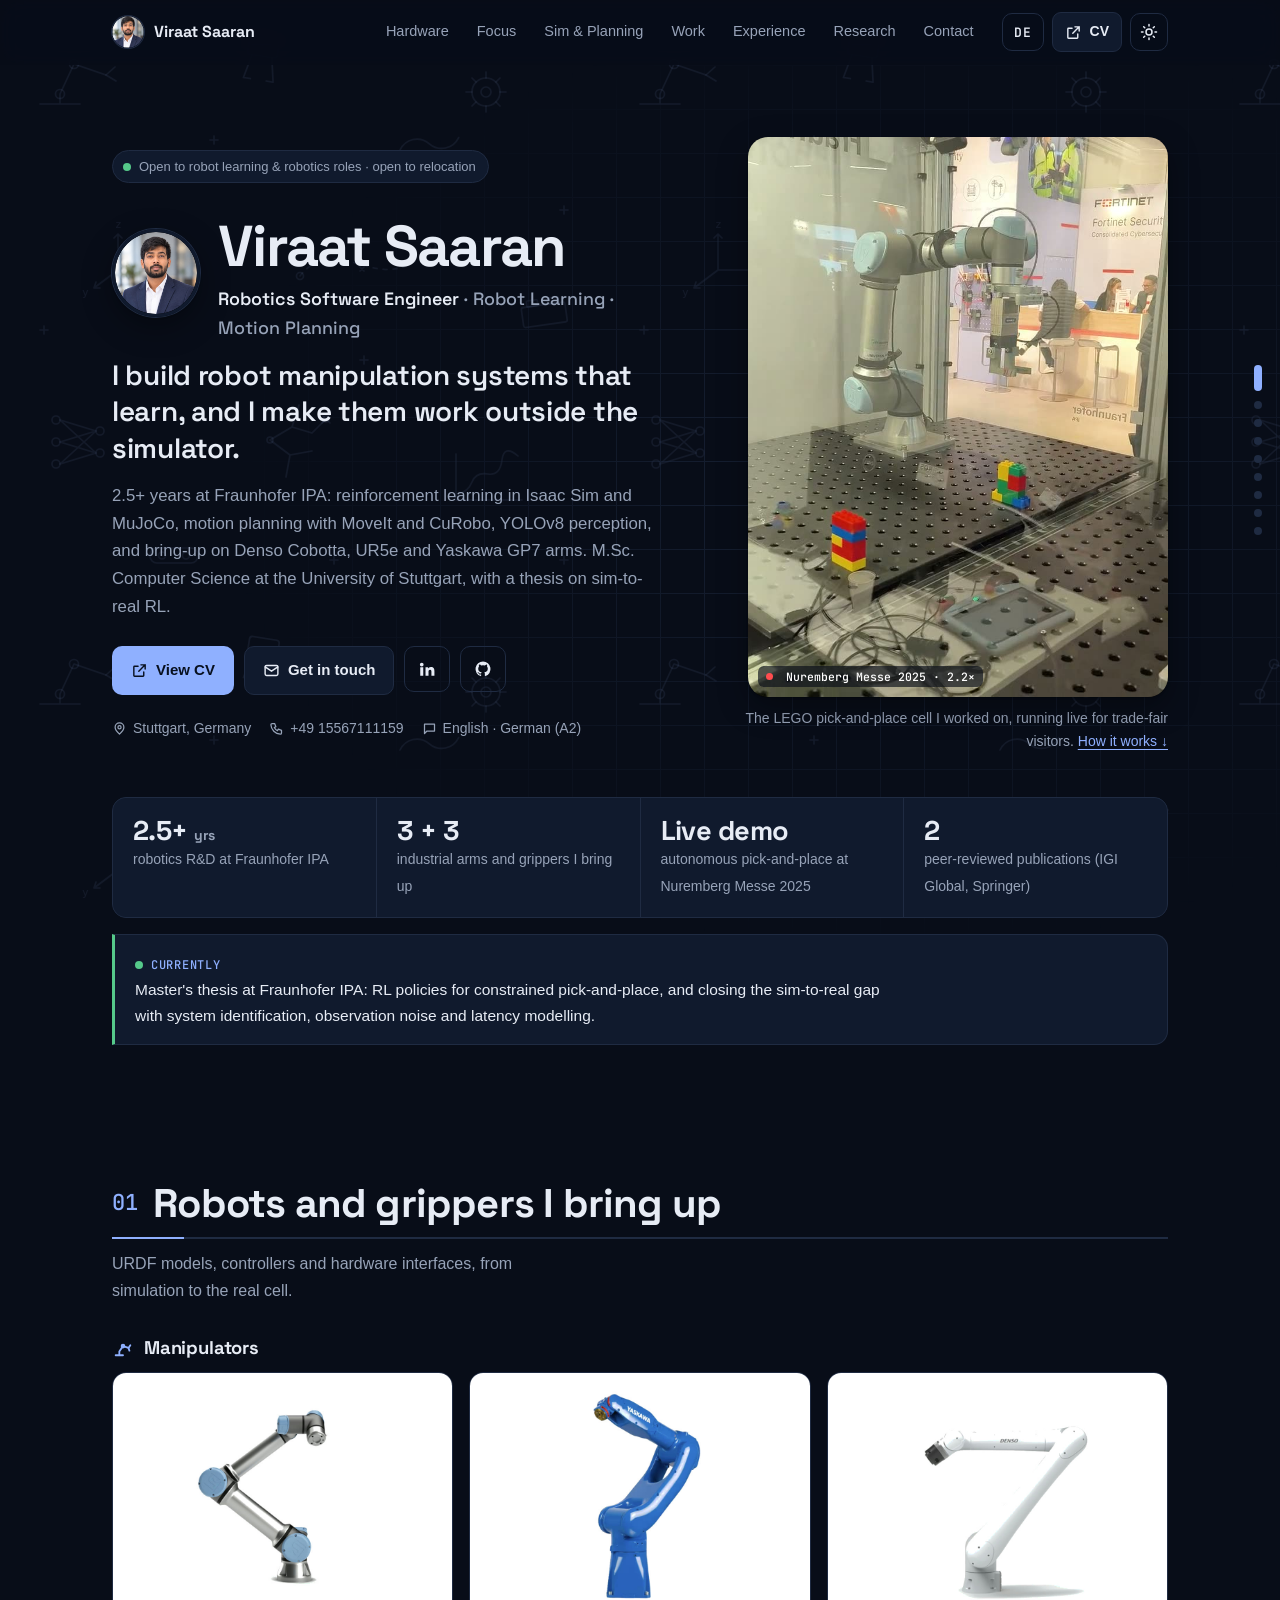
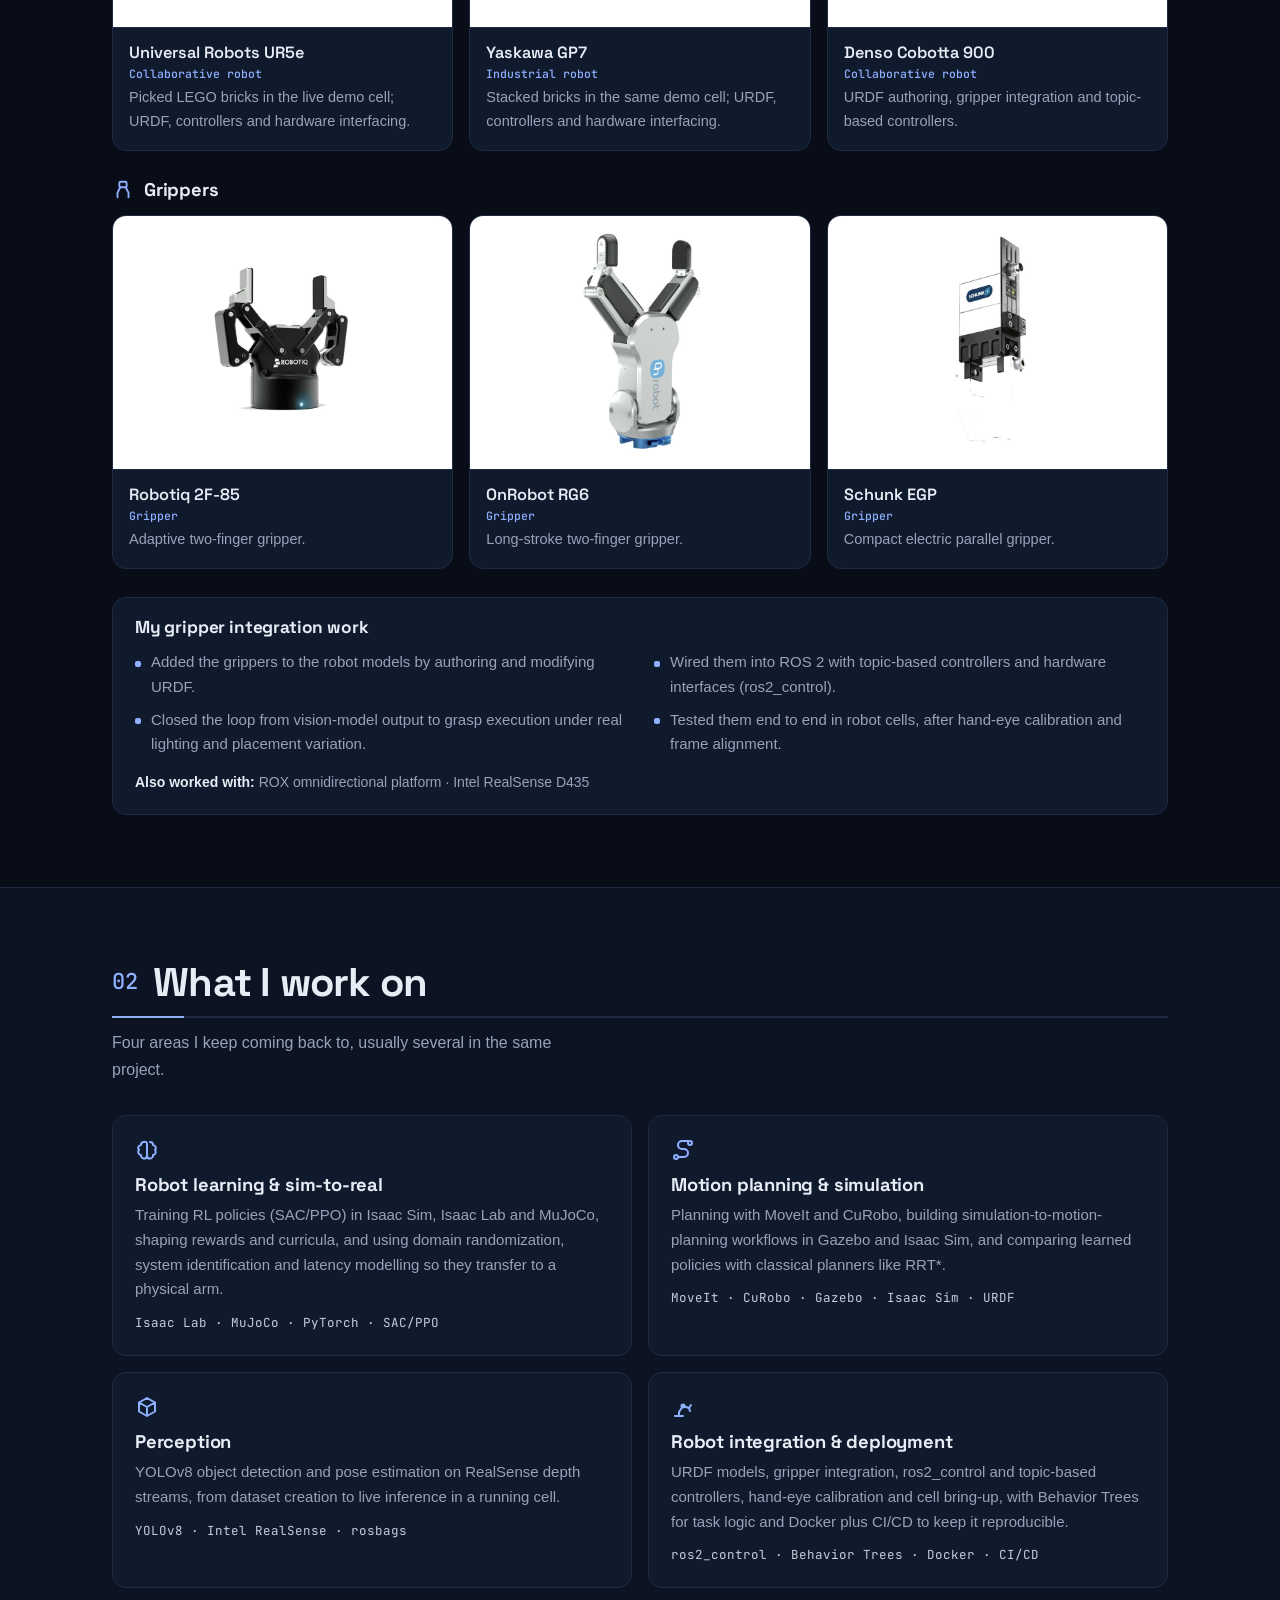
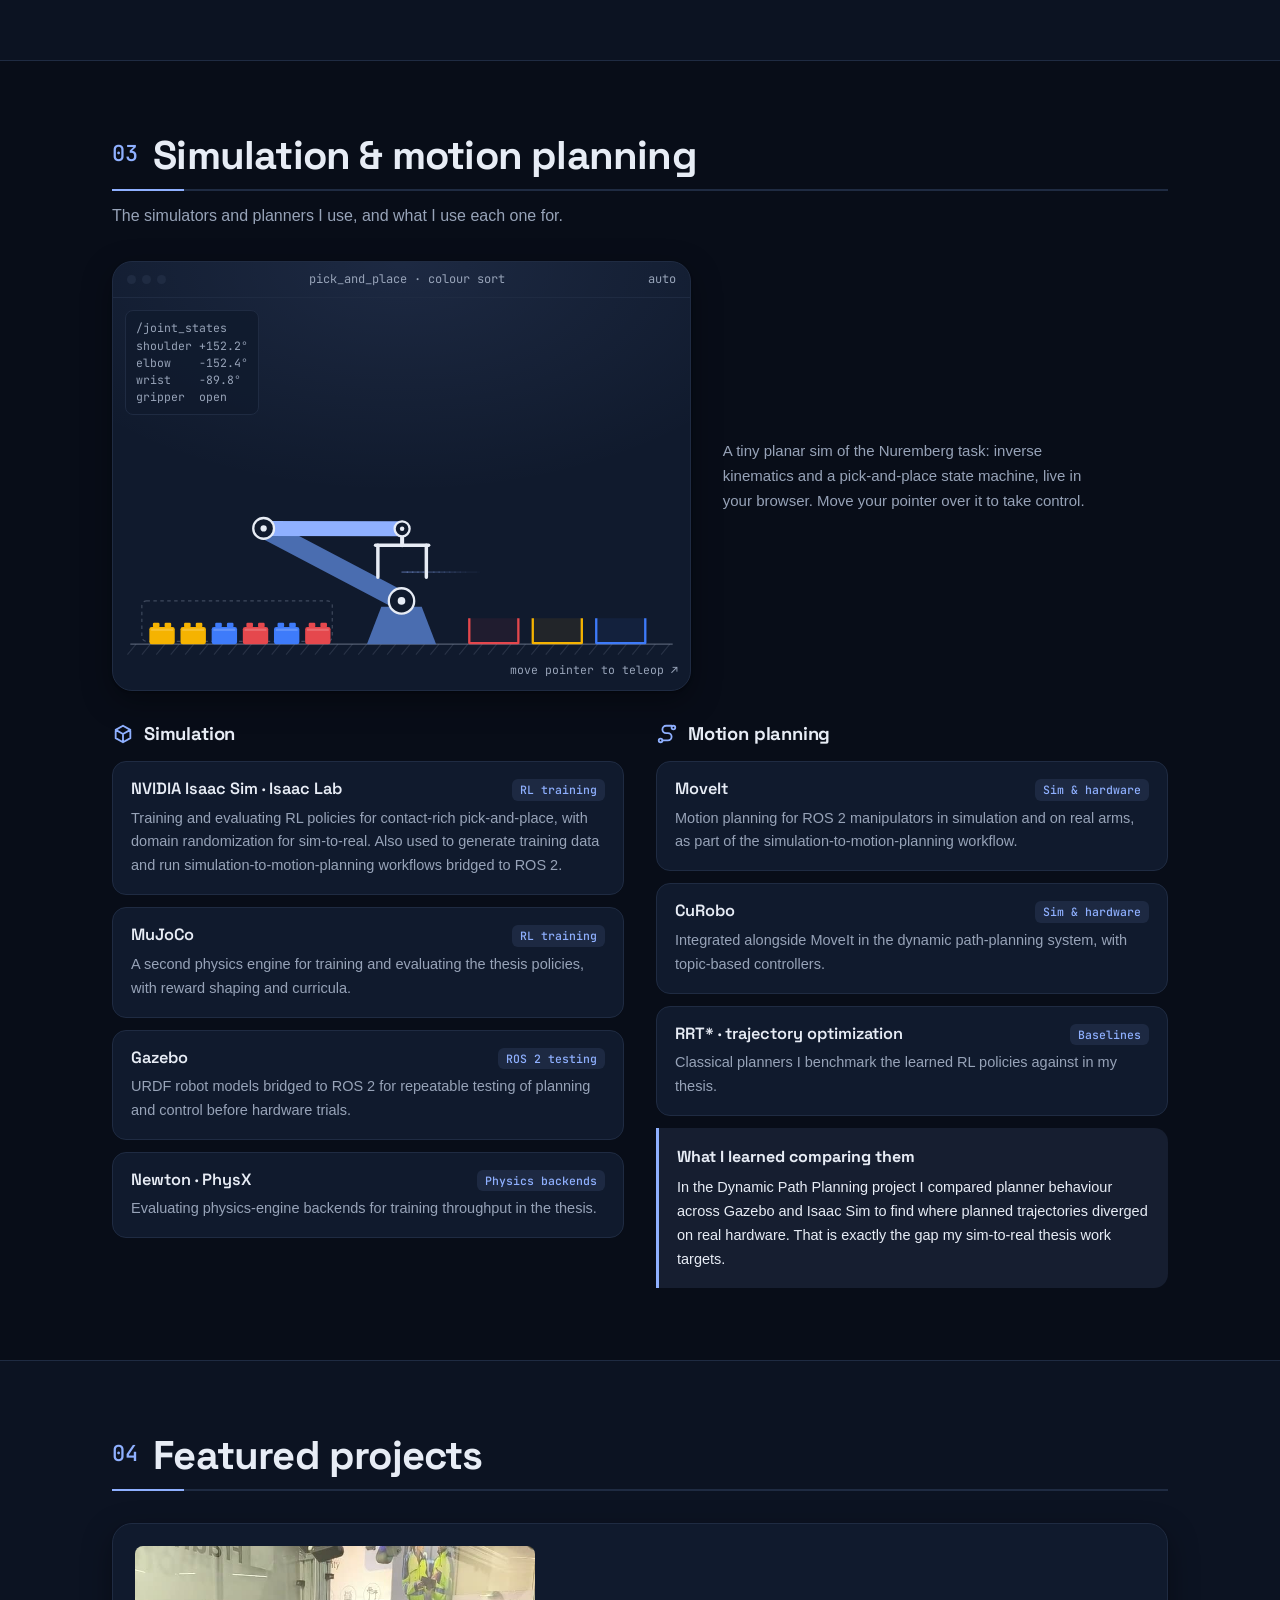
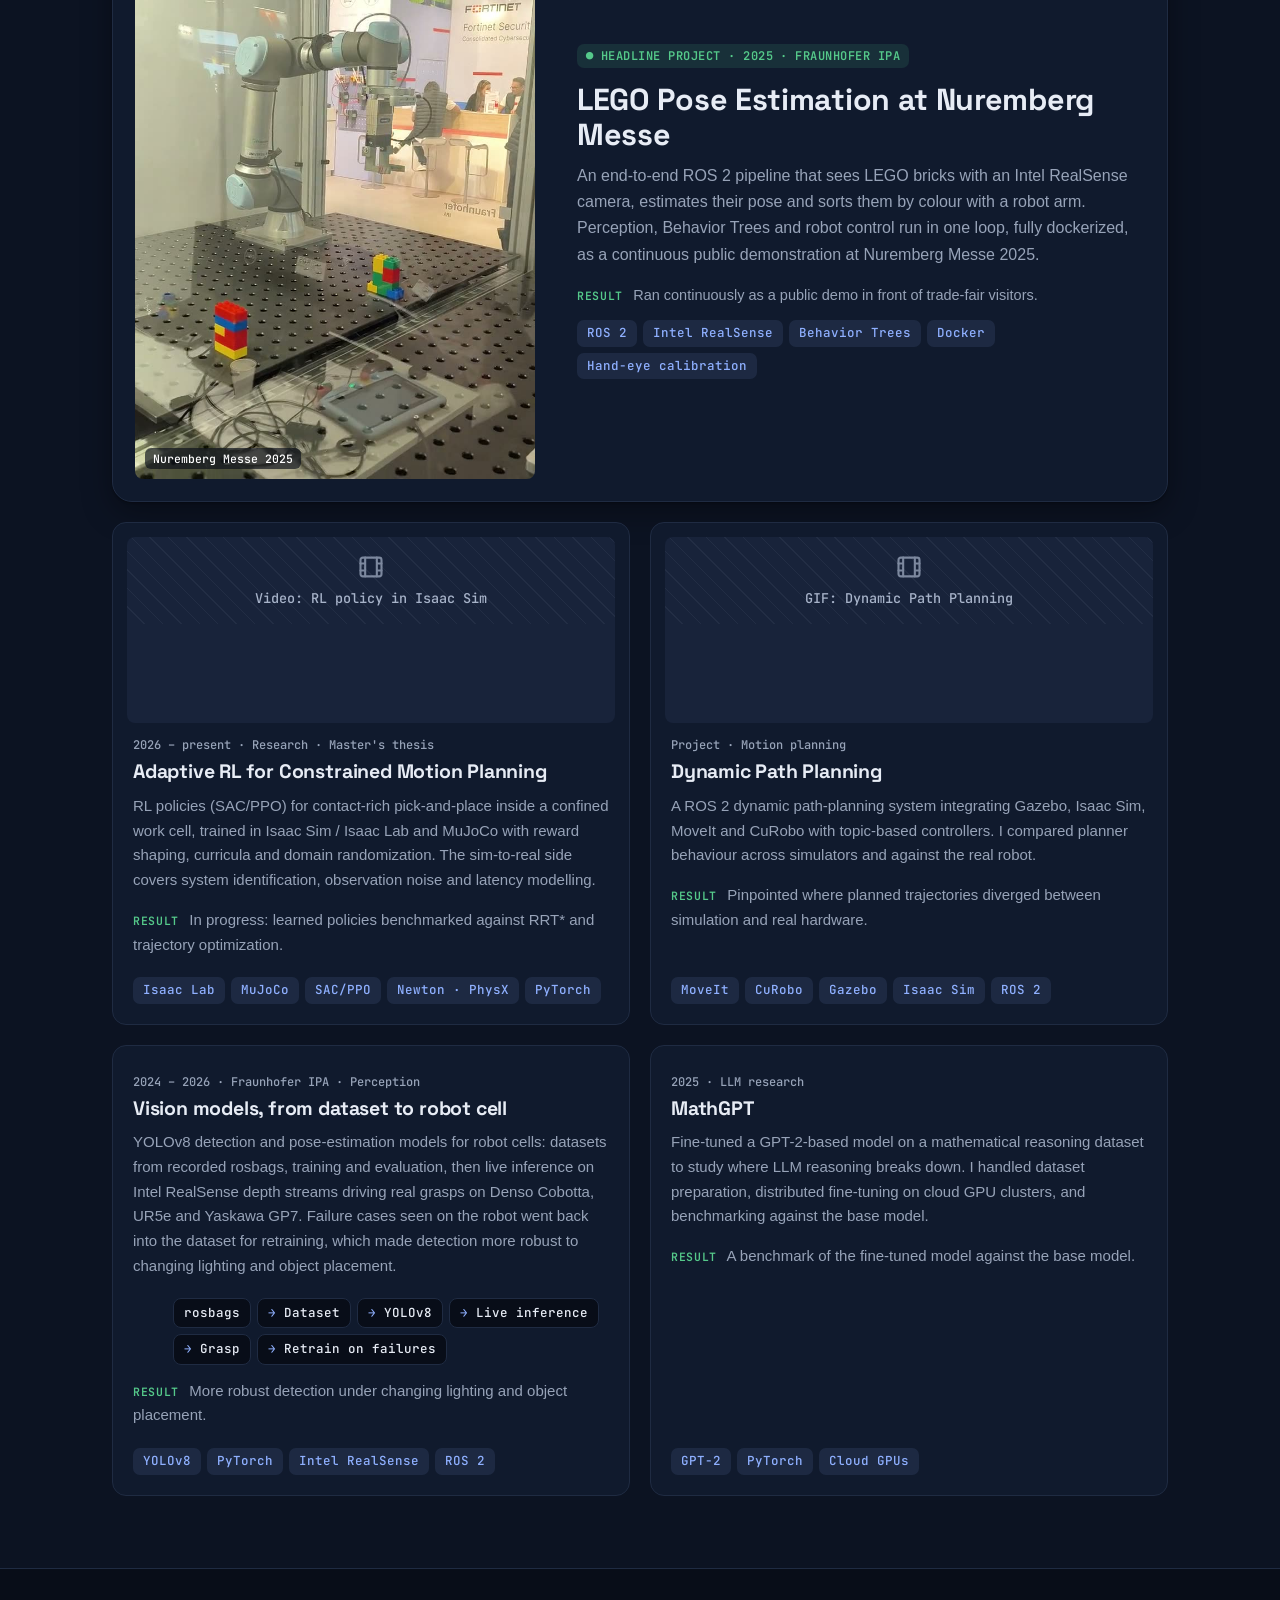
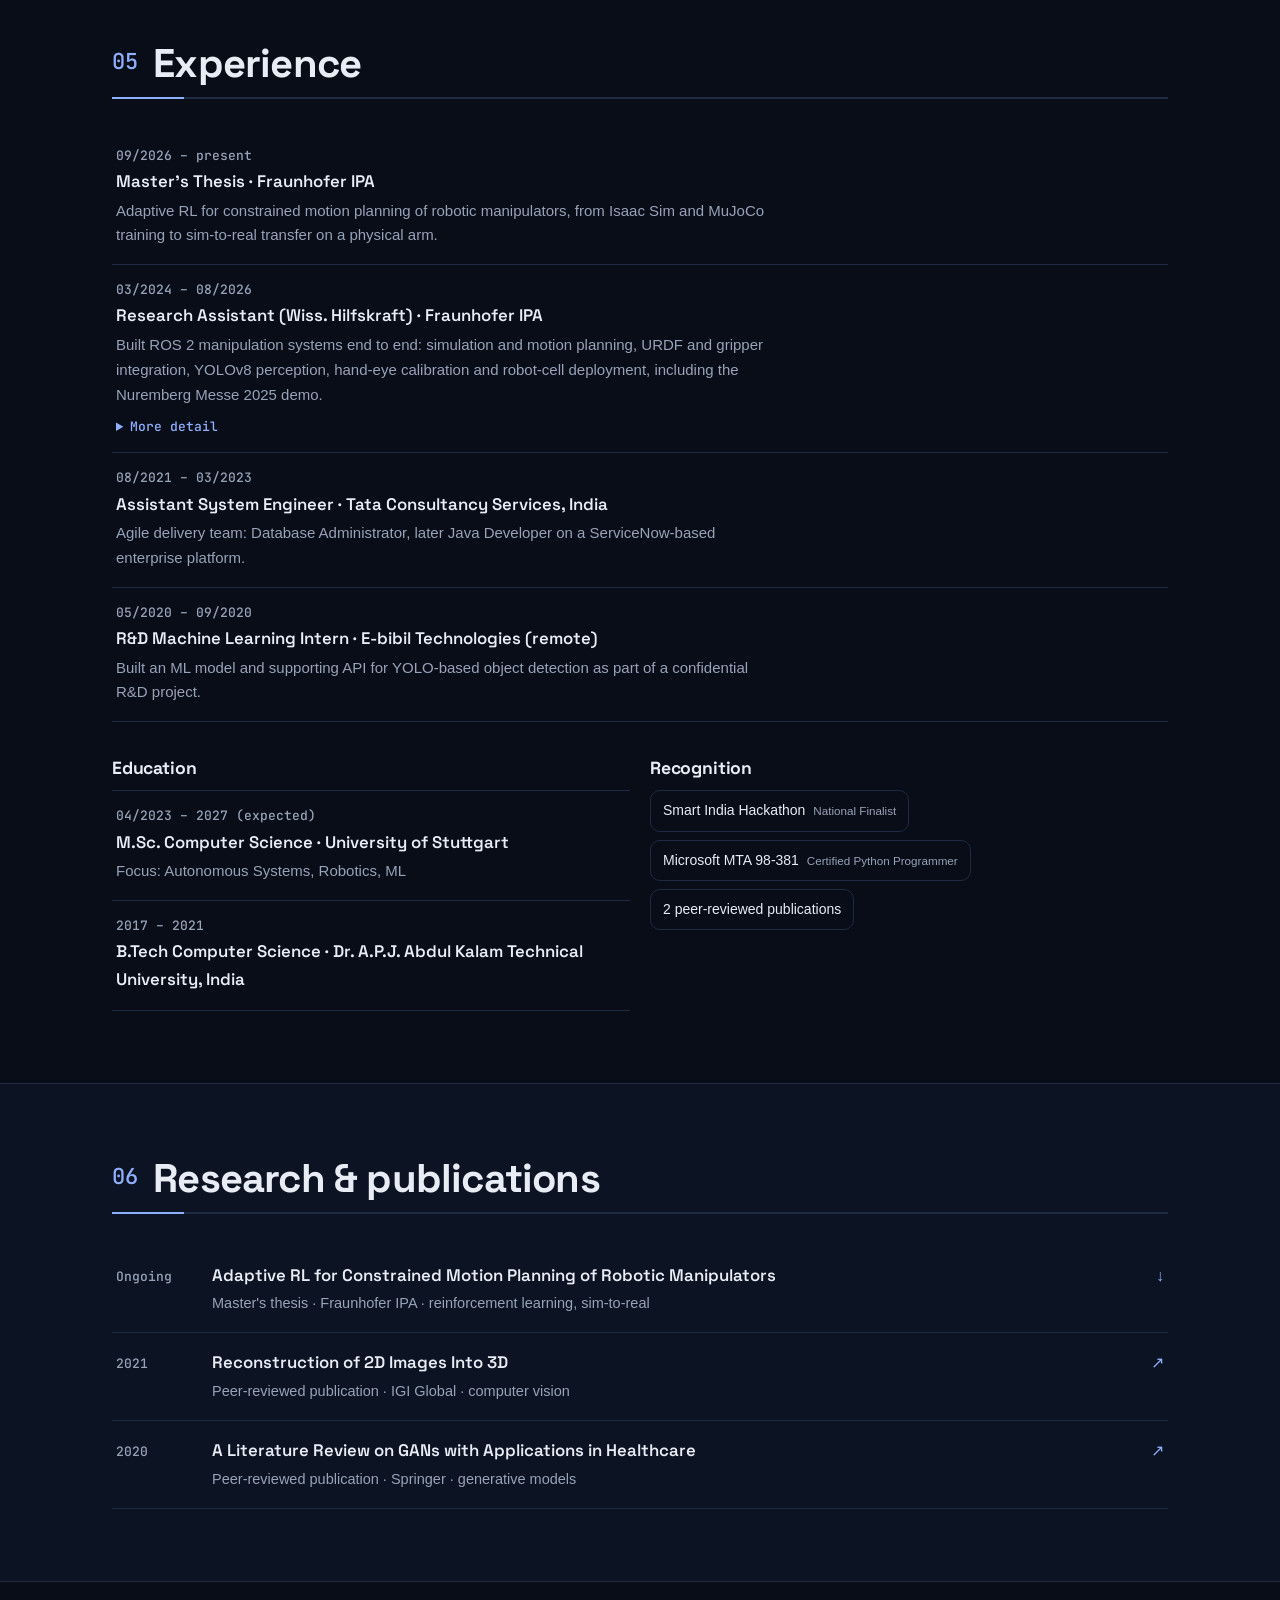
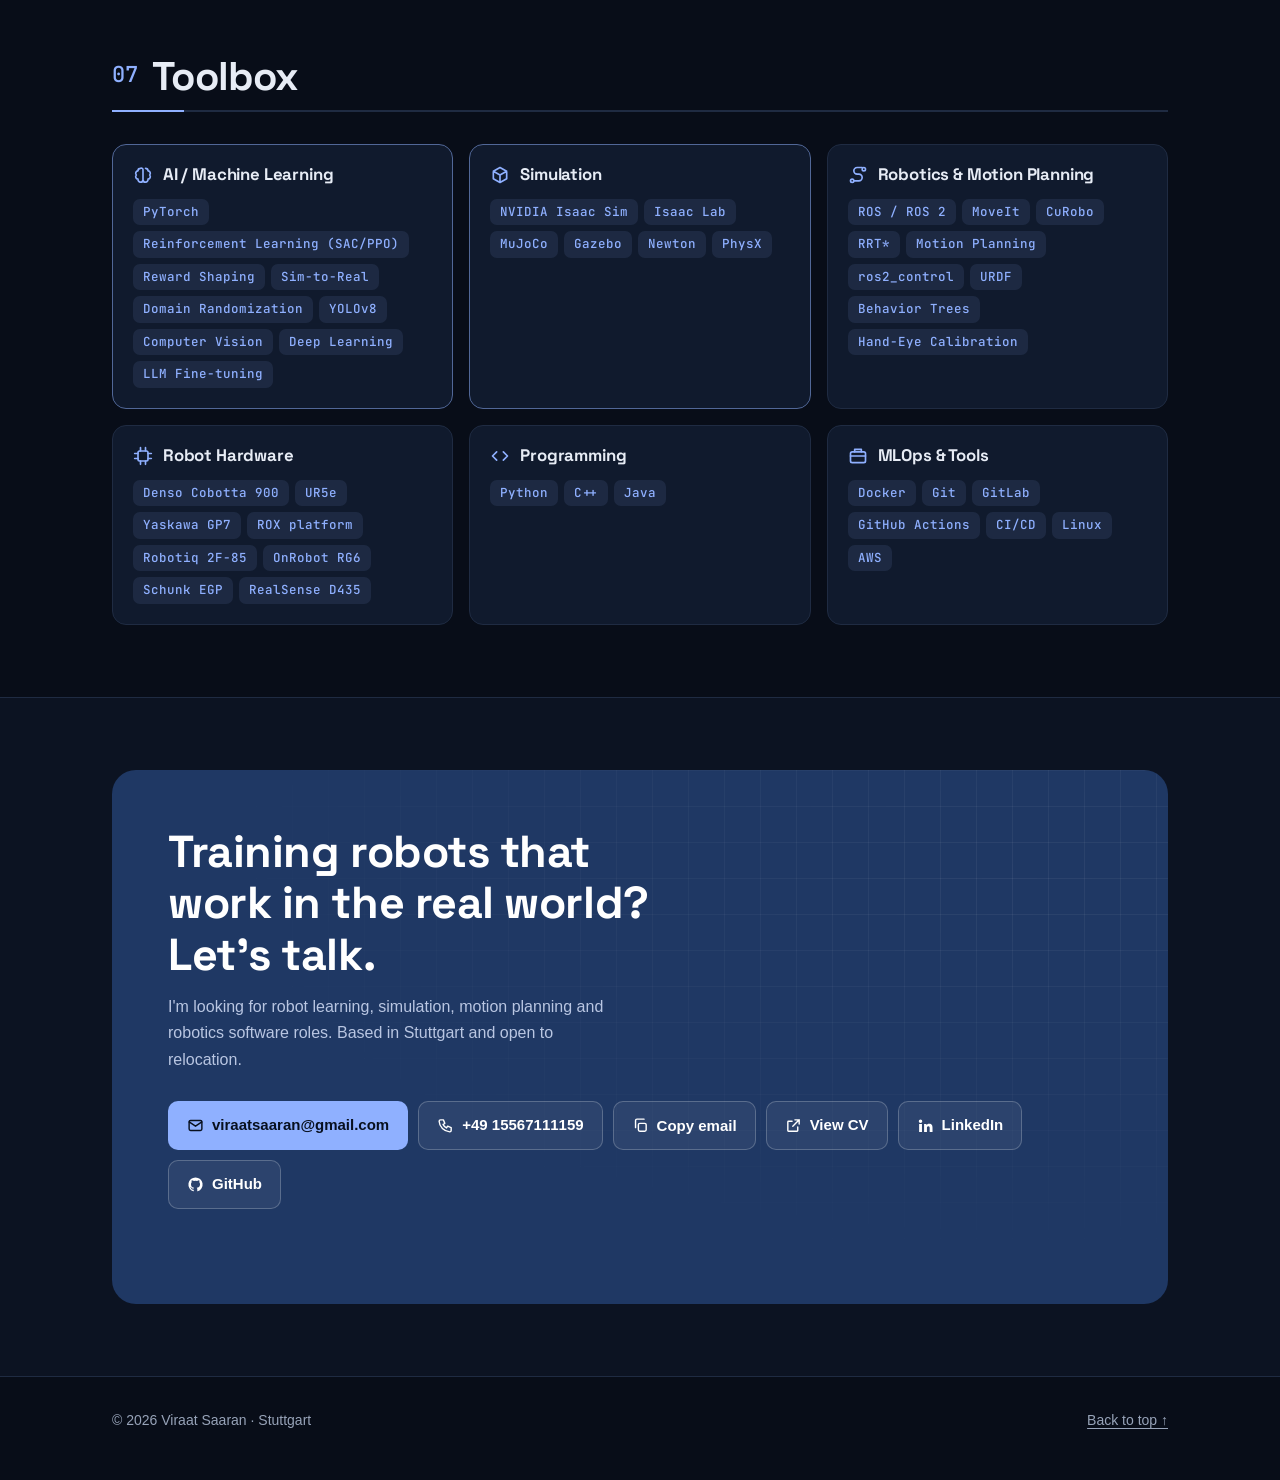
<file: index.html>
<!doctype html>
<html lang="en">
<head>
  <meta charset="utf-8">
  <meta name="viewport" content="width=device-width, initial-scale=1">
  <title>Viraat Saaran</title>
  <meta name="description" content="Viraat Saaran — Robotics Software Engineer in Stuttgart. 2.5+ years at Fraunhofer IPA taking models from dataset to deployed robot: reinforcement learning in Isaac Sim and MuJoCo, sim-to-real, YOLOv8 perception, and the ROS 2 manipulation systems they run on.">
  <meta name="author" content="Viraat Saaran">
  <meta name="theme-color" content="#1F3864">
  <link rel="canonical" href="https://viraatsworld.github.io/">

  <!-- Open Graph / social preview -->
  <meta property="og:type" content="profile">
  <meta property="og:title" content="Viraat Saaran — Robotics Software Engineer">
  <meta property="og:description" content="Reinforcement Learning · Sim2Real · Robotics. From dataset to deployed robot, including a live autonomous pick-and-place cell at Nuremberg Messe 2025.">
  <meta property="og:url" content="https://viraatsworld.github.io/">
  <meta property="og:image" content="https://viraatsworld.github.io/assets/img/viraat.jpg">
  <meta property="og:image:alt" content="Portrait of Viraat Saaran">
  <meta property="profile:first_name" content="Viraat">
  <meta property="profile:last_name" content="Saaran">
  <meta name="twitter:card" content="summary">

  <!-- Tab icon embedded inline so no browser can serve a cached copy of the old "VS" icon -->
  <link rel="icon" type="image/png" sizes="32x32" href="[data-uri]">
  <link rel="apple-touch-icon" href="assets/img/profile-icon-180.png">

  <link rel="preconnect" href="https://fonts.googleapis.com">
  <link rel="preconnect" href="https://fonts.gstatic.com" crossorigin>
  <link rel="stylesheet" href="https://fonts.googleapis.com/css2?family=JetBrains+Mono:wght@400;500&family=Space+Grotesk:wght@500;600;700&display=swap">
  <link rel="stylesheet" href="assets/css/style.css">

  <!-- Theme before paint: light by day, dark 19:00–07:00 local time; a manual toggle wins for 12 h -->
  <script>
    (function () {
      var d = document.documentElement;
      d.classList.add('js');
      try {
        var t = null, m = JSON.parse(localStorage.getItem('themeManual') || 'null');
        if (m && m.until > Date.now() && (m.theme === 'light' || m.theme === 'dark')) t = m.theme;
        if (!t) { var h = new Date().getHours(); t = h >= 7 && h < 19 ? 'light' : 'dark'; }
        d.setAttribute('data-theme', t);
        var l = new URLSearchParams(location.search).get('lang') || localStorage.getItem('lang');
        if (l === 'de') d.setAttribute('data-lang-pending', 'de');
      } catch (e) {}
    })();
  </script>

  <!-- Structured data for search engines and AI assistants -->
  <script type="application/ld+json">
  {
    "@context": "https://schema.org",
    "@type": "Person",
    "name": "Viraat Saaran",
    "jobTitle": "Robotics Software Engineer",
    "url": "https://viraatsworld.github.io/",
    "image": "https://viraatsworld.github.io/assets/img/viraat.jpg",
    "email": "mailto:viraatsaaran@gmail.com",
    "telephone": "+4915567111159",
    "address": { "@type": "PostalAddress", "addressLocality": "Stuttgart", "addressCountry": "DE" },
    "affiliation": { "@type": "Organization", "name": "Fraunhofer IPA" },
    "alumniOf": [
      { "@type": "CollegeOrUniversity", "name": "University of Stuttgart" },
      { "@type": "CollegeOrUniversity", "name": "Dr. A.P.J. Abdul Kalam Technical University" }
    ],
    "knowsAbout": ["Reinforcement Learning", "Sim-to-Real", "NVIDIA Isaac Sim", "Isaac Lab", "MuJoCo", "ROS 2", "ros2_control", "MoveIt", "CuRobo", "Motion Planning", "Gazebo", "URDF", "Behavior Trees", "PyTorch", "YOLOv8", "Computer Vision", "Hand-Eye Calibration", "Docker", "CI/CD"],
    "knowsLanguage": ["en", "de"],
    "workLocation": "Stuttgart, Germany",
    "sameAs": ["https://www.linkedin.com/in/viraat-saaran-496784167/", "https://github.com/viraatsworld"]
  }
  </script>
</head>
<body>
  <!-- Icon sprite -->
  <svg width="0" height="0" style="position:absolute" aria-hidden="true">
    <symbol id="i-mail" viewBox="0 0 24 24" fill="none" stroke="currentColor" stroke-width="2" stroke-linecap="round" stroke-linejoin="round"><rect x="3" y="5" width="18" height="14" rx="2"/><path d="m3 7 9 6 9-6"/></symbol>
    <symbol id="i-external" viewBox="0 0 24 24" fill="none" stroke="currentColor" stroke-width="2" stroke-linecap="round" stroke-linejoin="round"><path d="M14 4h6v6M20 4l-9 9M18 14v5a1 1 0 0 1-1 1H5a1 1 0 0 1-1-1V7a1 1 0 0 1 1-1h5"/></symbol>
    <symbol id="i-download" viewBox="0 0 24 24" fill="none" stroke="currentColor" stroke-width="2" stroke-linecap="round" stroke-linejoin="round"><path d="M12 3v12m0 0-4-4m4 4 4-4M4 19h16"/></symbol>
    <symbol id="i-linkedin" viewBox="0 0 24 24" fill="currentColor"><path d="M4.98 3.5a2.5 2.5 0 1 1 0 5 2.5 2.5 0 0 1 0-5ZM3 9.75h4V21H3V9.75Zm6.5 0h3.8v1.6h.06c.53-.95 1.83-1.95 3.77-1.95 4.03 0 4.77 2.5 4.77 5.76V21h-4v-5.2c0-1.24-.02-2.84-1.8-2.84-1.8 0-2.08 1.35-2.08 2.75V21h-4V9.75Z"/></symbol>
    <symbol id="i-github" viewBox="0 0 24 24" fill="currentColor"><path d="M12 2a10 10 0 0 0-3.16 19.49c.5.09.68-.22.68-.48v-1.7c-2.78.6-3.37-1.34-3.37-1.34-.45-1.16-1.11-1.47-1.11-1.47-.91-.62.07-.6.07-.6 1 .07 1.53 1.03 1.53 1.03.9 1.52 2.34 1.08 2.91.83.09-.65.35-1.08.63-1.33-2.22-.25-4.55-1.11-4.55-4.94 0-1.09.39-1.98 1.03-2.68-.1-.25-.45-1.27.1-2.65 0 0 .84-.27 2.75 1.02a9.56 9.56 0 0 1 5 0c1.91-1.3 2.75-1.02 2.75-1.02.55 1.38.2 2.4.1 2.65.64.7 1.03 1.59 1.03 2.68 0 3.84-2.34 4.68-4.57 4.93.36.31.68.92.68 1.85v2.74c0 .27.18.58.69.48A10 10 0 0 0 12 2Z"/></symbol>
    <symbol id="i-phone" viewBox="0 0 24 24" fill="none" stroke="currentColor" stroke-width="2" stroke-linecap="round" stroke-linejoin="round"><path d="M5 4h4l2 5-2.5 1.5a11 11 0 0 0 5 5L15 13l5 2v4a2 2 0 0 1-2 2A16 16 0 0 1 3 6a2 2 0 0 1 2-2Z"/></symbol>
    <symbol id="i-pin" viewBox="0 0 24 24" fill="none" stroke="currentColor" stroke-width="2" stroke-linecap="round" stroke-linejoin="round"><path d="M12 21s-7-6.2-7-11a7 7 0 0 1 14 0c0 4.8-7 11-7 11Z"/><circle cx="12" cy="10" r="2.5"/></symbol>
    <symbol id="i-globe" viewBox="0 0 24 24" fill="none" stroke="currentColor" stroke-width="2" stroke-linecap="round" stroke-linejoin="round"><circle cx="12" cy="12" r="9"/><path d="M3 12h18M12 3a14 14 0 0 1 0 18M12 3a14 14 0 0 0 0 18"/></symbol>
    <symbol id="i-chat" viewBox="0 0 24 24" fill="none" stroke="currentColor" stroke-width="2" stroke-linecap="round" stroke-linejoin="round"><path d="M4 5h16v11H8l-4 4V5Z"/></symbol>
    <symbol id="i-copy" viewBox="0 0 24 24" fill="none" stroke="currentColor" stroke-width="2" stroke-linecap="round" stroke-linejoin="round"><rect x="9" y="9" width="11" height="11" rx="2"/><path d="M5 15V5a2 2 0 0 1 2-2h10"/></symbol>
    <symbol id="i-film" viewBox="0 0 24 24" fill="none" stroke="currentColor" stroke-width="1.8" stroke-linecap="round" stroke-linejoin="round"><rect x="3" y="4" width="18" height="16" rx="2"/><path d="M7 4v16M17 4v16M3 9h4M3 15h4M17 9h4M17 15h4"/></symbol>
    <symbol id="i-arm" viewBox="0 0 24 24" fill="none" stroke="currentColor" stroke-width="2" stroke-linecap="round" stroke-linejoin="round"><path d="M4 21h8M8 21v-4l4-6 6 2"/><circle cx="12" cy="11" r="1.5"/><path d="M18 13l2-3m-2 3 1 3"/></symbol>
    <symbol id="i-brain" viewBox="0 0 24 24" fill="none" stroke="currentColor" stroke-width="2" stroke-linecap="round" stroke-linejoin="round"><path d="M9 4a3 3 0 0 0-3 3 3 3 0 0 0-2 5 3 3 0 0 0 2 5 3 3 0 0 0 6 1V6a2 2 0 0 0-3-2Zm6 0a3 3 0 0 1 3 3 3 3 0 0 1 2 5 3 3 0 0 1-2 5 3 3 0 0 1-6 1"/></symbol>
    <symbol id="i-cube" viewBox="0 0 24 24" fill="none" stroke="currentColor" stroke-width="2" stroke-linecap="round" stroke-linejoin="round"><path d="M12 3 4 7.5v9L12 21l8-4.5v-9L12 3Zm0 0v0M4 7.5 12 12l8-4.5M12 12v9"/></symbol>
    <symbol id="i-chip" viewBox="0 0 24 24" fill="none" stroke="currentColor" stroke-width="2" stroke-linecap="round" stroke-linejoin="round"><rect x="6" y="6" width="12" height="12" rx="2"/><path d="M9 2v4M15 2v4M9 18v4M15 18v4M2 9h4M2 15h4M18 9h4M18 15h4"/></symbol>
    <symbol id="i-code" viewBox="0 0 24 24" fill="none" stroke="currentColor" stroke-width="2" stroke-linecap="round" stroke-linejoin="round"><path d="m8 7-5 5 5 5M16 7l5 5-5 5"/></symbol>
    <symbol id="i-box" viewBox="0 0 24 24" fill="none" stroke="currentColor" stroke-width="2" stroke-linecap="round" stroke-linejoin="round"><rect x="3" y="7" width="18" height="13" rx="2"/><path d="M8 7V4h8v3M3 12h18"/></symbol>
    <symbol id="i-route" viewBox="0 0 24 24" fill="none" stroke="currentColor" stroke-width="2" stroke-linecap="round" stroke-linejoin="round"><circle cx="5" cy="19" r="2"/><circle cx="19" cy="5" r="2"/><path d="M7 19h6a4 4 0 0 0 0-8h-2a4 4 0 0 1 0-8h6"/></symbol>
    <symbol id="i-grip" viewBox="0 0 24 24" fill="none" stroke="currentColor" stroke-width="2" stroke-linecap="round" stroke-linejoin="round"><rect x="8" y="3" width="8" height="6" rx="1.5"/><path d="M9 9 6 15v5M15 9l3 6v5"/></symbol>
  </svg>

  <a class="skip-link" href="#main" data-i18n="skip">Skip to content</a>
  <div class="progress" aria-hidden="true"></div>

  <header class="site-header">
    <nav class="container nav" aria-label="Main">
      <a class="brand" href="#top" aria-label="Viraat Saaran, back to top">
        <img class="brand-mark" src="assets/img/profile-icon-64.png" width="32" height="32" alt="" aria-hidden="true">
        <span>Viraat Saaran</span>
      </a>
      <ul class="nav-links" id="nav-links">
        <li><a href="#hardware" data-i18n="nav.hardware">Hardware</a></li>
        <li><a href="#focus" data-i18n="nav.focus">Focus</a></li>
        <li><a href="#stack" data-i18n="nav.stack">Sim &amp; Planning</a></li>
        <li><a href="#work" data-i18n="nav.work">Work</a></li>
        <li><a href="#experience" data-i18n="nav.experience">Experience</a></li>
        <li><a href="#research" data-i18n="nav.research">Research</a></li>
        <li><a href="#contact" data-i18n="nav.contact">Contact</a></li>
      </ul>
      <div class="nav-actions">
        <button class="lang-btn" id="lang-toggle" type="button" aria-label="Auf Deutsch anzeigen" lang="de">DE</button>
        <a class="btn btn-ghost btn-sm nav-cv" href="https://drive.google.com/file/d/1E-PbDVGFRCXdPBhN7hja7vxbTHTLTPji/view?usp=sharing" target="_blank" rel="noopener" aria-label="CV (opens in a new tab)">
          <svg aria-hidden="true"><use href="#i-external"/></svg> CV
        </a>
        <button class="icon-btn" id="theme-toggle" type="button" aria-label="Toggle dark mode">
          <svg class="theme-icon-light" viewBox="0 0 24 24" fill="none" stroke="currentColor" stroke-width="2" stroke-linecap="round" aria-hidden="true"><path d="M21 13A9 9 0 1 1 11 3a7 7 0 0 0 10 10Z"/></svg>
          <svg class="theme-icon-dark" viewBox="0 0 24 24" fill="none" stroke="currentColor" stroke-width="2" stroke-linecap="round" aria-hidden="true"><circle cx="12" cy="12" r="4"/><path d="M12 2v2M12 20v2M4.9 4.9l1.4 1.4M17.7 17.7l1.4 1.4M2 12h2M20 12h2M4.9 19.1l1.4-1.4M17.7 6.3l1.4-1.4"/></svg>
        </button>
        <button class="icon-btn menu-btn" id="menu-toggle" type="button" aria-label="Open menu" aria-expanded="false" aria-controls="nav-links">
          <svg viewBox="0 0 24 24" fill="none" stroke="currentColor" stroke-width="2" stroke-linecap="round" aria-hidden="true"><path d="M4 7h16M4 12h16M4 17h16"/></svg>
        </button>
      </div>
    </nav>
  </header>

  <main id="main">
    <!-- ================= INTRO: who I am + proof ================= -->
    <section class="hero" id="top">
      <div class="container">
        <div class="hero-grid hero-pitch">
          <div>
            <span class="status"><span class="status-dot" aria-hidden="true"></span> <span data-i18n="hero.status">Open to robot learning &amp; robotics roles · open to relocation</span></span>
            <div class="name-row">
              <img class="avatar" src="assets/img/viraat.jpg" width="88" height="88" alt="Portrait of Viraat Saaran" decoding="async" fetchpriority="high">
              <div>
                <h1>Viraat Saaran</h1>
                <p class="role" data-i18n="hero.role"><strong>Robotics Software Engineer</strong> · Robot Learning · Motion Planning</p>
              </div>
            </div>
            <p class="headline" data-i18n="hero.p1">I build robot manipulation systems that learn, and I make them work outside the simulator.</p>
            <p class="bio-short" data-i18n="hero.bio">
              2.5+ years at Fraunhofer IPA: reinforcement learning in Isaac Sim and MuJoCo, motion planning with MoveIt and
              CuRobo, YOLOv8 perception, and bring-up on Denso Cobotta, UR5e and Yaskawa GP7 arms. M.Sc. Computer Science
              at the University of Stuttgart, with a thesis on sim-to-real RL.
            </p>

            <div class="hero-ctas">
              <a class="btn btn-primary" href="https://drive.google.com/file/d/1E-PbDVGFRCXdPBhN7hja7vxbTHTLTPji/view?usp=sharing" target="_blank" rel="noopener">
                <svg aria-hidden="true"><use href="#i-external"/></svg> <span data-i18n="cta.cv">View CV</span>
              </a>
              <a class="btn btn-ghost" href="mailto:viraatsaaran@gmail.com">
                <svg aria-hidden="true"><use href="#i-mail"/></svg> <span data-i18n="cta.contact">Get in touch</span>
              </a>
              <a class="icon-btn" href="https://www.linkedin.com/in/viraat-saaran-496784167/" target="_blank" rel="noopener" aria-label="LinkedIn profile" style="width:46px;height:46px">
                <svg aria-hidden="true"><use href="#i-linkedin"/></svg>
              </a>
              <a class="icon-btn" href="https://github.com/viraatsworld" aria-label="GitHub profile" style="width:46px;height:46px">
                <svg aria-hidden="true"><use href="#i-github"/></svg>
              </a>
            </div>

            <div class="hero-meta">
              <span><svg aria-hidden="true"><use href="#i-pin"/></svg> <span data-i18n="hero.location">Stuttgart, Germany</span></span>
              <a href="tel:+4915567111159"><svg aria-hidden="true"><use href="#i-phone"/></svg> +49 15567111159</a>
              <span><svg aria-hidden="true"><use href="#i-chat"/></svg> <span data-i18n="hero.langs">English · German (A2)</span></span>
            </div>
          </div>

          <figure class="proof">
            <div class="media media-portrait">
              <!-- Plays like a GIF (muted, looping) but ~4x smaller than assets/img/nuremberg-messe.gif -->
              <video id="messe-video" src="assets/video/nuremberg-messe.mp4" poster="assets/img/nuremberg-messe-poster.jpg"
                autoplay muted loop playsinline preload="metadata" width="720" height="960"
                aria-label="Live demo at Nuremberg Messe 2025: a UR5e and a Yaskawa GP7 pick coloured LEGO bricks and stack them, sped up 2.2x">
                <img src="assets/img/nuremberg-messe.gif" alt="Live demo at Nuremberg Messe 2025: robot arms picking and stacking coloured LEGO bricks">
              </video>
              <span class="media-tag"><span class="live-dot" aria-hidden="true"></span> Nuremberg Messe 2025 · 2.2×</span>
            </div>
            <figcaption data-i18n="hero.proof">The LEGO pick-and-place cell I worked on, running live for trade-fair visitors. <a href="#p-lego">How it works ↓</a></figcaption>
          </figure>
        </div>

        <div class="facts reveal">
          <div class="fact"><b>2.5+ <span data-i18n="facts.yrs">yrs</span></b><span data-i18n="facts.yrs.d">robotics R&amp;D at Fraunhofer IPA</span></div>
          <div class="fact"><b>3 + 3</b><span data-i18n="facts.hw.d">industrial arms and grippers I bring up</span></div>
          <div class="fact"><b data-i18n="facts.demo">Live demo</b><span data-i18n="facts.demo.d">autonomous pick-and-place at Nuremberg Messe 2025</span></div>
          <div class="fact"><b>2</b><span data-i18n="facts.pubs.d">peer-reviewed publications (IGI Global, Springer)</span></div>
        </div>

        <div class="currently reveal">
          <span class="currently-label"><span class="status-dot" aria-hidden="true"></span> <span data-i18n="cur.t">Currently</span></span>
          <p data-i18n="cur.d">Master's thesis at Fraunhofer IPA: RL policies for constrained pick-and-place, and closing the sim-to-real gap with system identification, observation noise and latency modelling.</p>
        </div>
      </div>
    </section>

    <!-- ================= 01 HARDWARE ================= -->
    <section class="block" id="hardware">
      <div class="container">
        <div class="section-head reveal">
          <h2><span class="sec-num">01</span> <span data-i18n="hw.title">Robots and grippers I bring up</span></h2>
          <p data-i18n="hw.sub">URDF models, controllers and hardware interfaces, from simulation to the real cell.</p>
        </div>

        <h3 class="hw-h reveal"><svg aria-hidden="true"><use href="#i-arm"/></svg><span data-i18n="hw.robots">Manipulators</span></h3>
        <div class="hw-cards">
          <figure class="hw-card reveal">
            <div class="hw-media"><img src="assets/img/hardware/ur5e.jpg" width="596" height="640" loading="lazy" decoding="async" alt="Universal Robots UR5e collaborative robot arm"></div>
            <figcaption><b>Universal Robots UR5e</b><span class="hw-src" data-i18n="hw.cat.cobot">Collaborative robot</span><span data-i18n="hw.ur5e">Picked LEGO bricks in the live demo cell; URDF, controllers and hardware interfacing.</span></figcaption>
          </figure>
          <figure class="hw-card reveal">
            <div class="hw-media"><img src="assets/img/hardware/yaskawa-gp7.jpg" width="640" height="636" loading="lazy" decoding="async" alt="Yaskawa Motoman GP7 industrial robot arm"></div>
            <figcaption><b>Yaskawa GP7</b><span class="hw-src" data-i18n="hw.cat.ind">Industrial robot</span><span data-i18n="hw.gp7">Stacked bricks in the same demo cell; URDF, controllers and hardware interfacing.</span></figcaption>
          </figure>
          <figure class="hw-card reveal">
            <div class="hw-media"><img src="assets/img/hardware/denso-cobotta.jpg" width="632" height="640" loading="lazy" alt="Denso Cobotta compact collaborative robot arm"></div>
            <figcaption><b>Denso Cobotta 900</b><span class="hw-src" data-i18n="hw.cat.cobot">Collaborative robot</span><span data-i18n="hw.cobotta">URDF authoring, gripper integration and topic-based controllers.</span></figcaption>
          </figure>
        </div>

        <h3 class="hw-h reveal"><svg aria-hidden="true"><use href="#i-grip"/></svg><span data-i18n="hw.grippers">Grippers</span></h3>
        <div class="hw-cards">
          <figure class="hw-card reveal">
            <div class="hw-media"><img src="assets/img/hardware/robotiq-2f-85.jpg" width="640" height="640" loading="lazy" alt="Robotiq 2F-85 adaptive two-finger gripper"></div>
            <figcaption><b>Robotiq 2F-85</b><span class="hw-src" data-i18n="hw.cat.grip">Gripper</span><span data-i18n="hw.2f85">Adaptive two-finger gripper.</span></figcaption>
          </figure>
          <figure class="hw-card reveal">
            <div class="hw-media"><img src="assets/img/hardware/onrobot-rg6.jpg" width="469" height="640" loading="lazy" alt="OnRobot RG6 two-finger gripper"></div>
            <figcaption><b>OnRobot RG6</b><span class="hw-src" data-i18n="hw.cat.grip">Gripper</span><span data-i18n="hw.rg6">Long-stroke two-finger gripper.</span></figcaption>
          </figure>
          <figure class="hw-card reveal">
            <div class="hw-media"><img src="assets/img/hardware/schunk-egp.jpg" width="390" height="640" loading="lazy" alt="Schunk EGP electric parallel gripper"></div>
            <figcaption><b>Schunk EGP</b><span class="hw-src" data-i18n="hw.cat.grip">Gripper</span><span data-i18n="hw.egp">Compact electric parallel gripper.</span></figcaption>
          </figure>
        </div>

        <div class="grip-work reveal">
          <h3 data-i18n="hw.work.t">My gripper integration work</h3>
          <ul>
            <li data-i18n="hw.work.1">Added the grippers to the robot models by authoring and modifying URDF.</li>
            <li data-i18n="hw.work.2">Wired them into ROS 2 with topic-based controllers and hardware interfaces (ros2_control).</li>
            <li data-i18n="hw.work.3">Closed the loop from vision-model output to grasp execution under real lighting and placement variation.</li>
            <li data-i18n="hw.work.4">Tested them end to end in robot cells, after hand-eye calibration and frame alignment.</li>
          </ul>
          <p class="grip-also"><span data-i18n="hw.also">Also worked with:</span> ROX omnidirectional platform · Intel RealSense D435</p>
        </div>
      </div>
    </section>

    <!-- ================= 02 WHAT I WORK ON ================= -->
    <section class="block alt" id="focus">
      <div class="container">
        <div class="section-head reveal">
          <h2><span class="sec-num">02</span> <span data-i18n="focus.title">What I work on</span></h2>
          <p data-i18n="focus.sub">Four areas I keep coming back to, usually several in the same project.</p>
        </div>
        <div class="focus-grid">
          <article class="focus reveal">
            <svg aria-hidden="true"><use href="#i-brain"/></svg>
            <h3 data-i18n="focus.1.t">Robot learning &amp; sim-to-real</h3>
            <p data-i18n="focus.1.d">Training RL policies (SAC/PPO) in Isaac Sim, Isaac Lab and MuJoCo, shaping rewards and curricula, and using domain randomization, system identification and latency modelling so they transfer to a physical arm.</p>
            <div class="tools">Isaac Lab · MuJoCo · PyTorch · SAC/PPO</div>
          </article>
          <article class="focus reveal">
            <svg aria-hidden="true"><use href="#i-route"/></svg>
            <h3 data-i18n="focus.2.t">Motion planning &amp; simulation</h3>
            <p data-i18n="focus.2.d">Planning with MoveIt and CuRobo, building simulation-to-motion-planning workflows in Gazebo and Isaac Sim, and comparing learned policies with classical planners like RRT*.</p>
            <div class="tools">MoveIt · CuRobo · Gazebo · Isaac Sim · URDF</div>
          </article>
          <article class="focus reveal">
            <svg aria-hidden="true"><use href="#i-cube"/></svg>
            <h3 data-i18n="focus.3.t">Perception</h3>
            <p data-i18n="focus.3.d">YOLOv8 object detection and pose estimation on RealSense depth streams, from dataset creation to live inference in a running cell.</p>
            <div class="tools">YOLOv8 · Intel RealSense · rosbags</div>
          </article>
          <article class="focus reveal">
            <svg aria-hidden="true"><use href="#i-arm"/></svg>
            <h3 data-i18n="focus.4.t">Robot integration &amp; deployment</h3>
            <p data-i18n="focus.4.d">URDF models, gripper integration, ros2_control and topic-based controllers, hand-eye calibration and cell bring-up, with Behavior Trees for task logic and Docker plus CI/CD to keep it reproducible.</p>
            <div class="tools">ros2_control · Behavior Trees · Docker · CI/CD</div>
          </article>
        </div>
      </div>
    </section>

    <!-- ================= 03 SIMULATION & MOTION PLANNING ================= -->
    <section class="block" id="stack">
      <div class="container">
        <div class="section-head reveal">
          <h2><span class="sec-num">03</span> <span data-i18n="stack.title">Simulation &amp; motion planning</span></h2>
          <p data-i18n="stack.sub">The simulators and planners I use, and what I use each one for.</p>
        </div>

        <div class="stack-demo reveal">
          <figure class="cell" style="margin:0">
            <div class="cell-bar" aria-hidden="true">
              <span class="dots"><i></i><i></i><i></i></span>
              <span>pick_and_place · colour sort</span>
              <span id="cell-mode">auto</span>
            </div>
            <canvas id="robot" width="600" height="408" role="img"
              aria-label="Animated robot arm sorting coloured bricks into matching bins. Move your pointer over it to take control."></canvas>
            <pre class="cell-hud" id="hud" aria-hidden="true">/joint_states</pre>
            <span class="cell-hint" aria-hidden="true" data-i18n="hero.hint">move pointer to teleop ↗</span>
            <figcaption class="visually-hidden">An interactive sketch of a colour-sorting pick-and-place cell, inspired by the LEGO demo at Nuremberg Messe 2025.</figcaption>
          </figure>
          <p class="stack-demo-note" data-i18n="stack.demo">A tiny planar sim of the Nuremberg task: inverse kinematics and a pick-and-place state machine, live in your browser. Move your pointer over it to take control.</p>
        </div>

        <div class="stack-grid">
          <div class="stack-col reveal">
            <h3 class="stack-h"><svg aria-hidden="true"><use href="#i-cube"/></svg><span data-i18n="stack.sim">Simulation</span></h3>
            <article class="tool">
              <div class="tool-head"><h4>NVIDIA Isaac Sim · Isaac Lab</h4><span class="tool-tag" data-i18n="stack.tag.rl">RL training</span></div>
              <p data-i18n="stack.isaac">Training and evaluating RL policies for contact-rich pick-and-place, with domain randomization for sim-to-real. Also used to generate training data and run simulation-to-motion-planning workflows bridged to ROS 2.</p>
            </article>
            <article class="tool">
              <div class="tool-head"><h4>MuJoCo</h4><span class="tool-tag" data-i18n="stack.tag.rl">RL training</span></div>
              <p data-i18n="stack.mujoco">A second physics engine for training and evaluating the thesis policies, with reward shaping and curricula.</p>
            </article>
            <article class="tool">
              <div class="tool-head"><h4>Gazebo</h4><span class="tool-tag" data-i18n="stack.tag.ros">ROS 2 testing</span></div>
              <p data-i18n="stack.gazebo">URDF robot models bridged to ROS 2 for repeatable testing of planning and control before hardware trials.</p>
            </article>
            <article class="tool">
              <div class="tool-head"><h4>Newton · PhysX</h4><span class="tool-tag" data-i18n="stack.tag.phys">Physics backends</span></div>
              <p data-i18n="stack.physics">Evaluating physics-engine backends for training throughput in the thesis.</p>
            </article>
          </div>

          <div class="stack-col reveal">
            <h3 class="stack-h"><svg aria-hidden="true"><use href="#i-route"/></svg><span data-i18n="stack.plan">Motion planning</span></h3>
            <article class="tool">
              <div class="tool-head"><h4>MoveIt</h4><span class="tool-tag" data-i18n="stack.tag.sim2hw">Sim &amp; hardware</span></div>
              <p data-i18n="stack.moveit">Motion planning for ROS 2 manipulators in simulation and on real arms, as part of the simulation-to-motion-planning workflow.</p>
            </article>
            <article class="tool">
              <div class="tool-head"><h4>CuRobo</h4><span class="tool-tag" data-i18n="stack.tag.sim2hw">Sim &amp; hardware</span></div>
              <p data-i18n="stack.curobo">Integrated alongside MoveIt in the dynamic path-planning system, with topic-based controllers.</p>
            </article>
            <article class="tool">
              <div class="tool-head"><h4>RRT* · <span data-i18n="stack.trajopt">trajectory optimization</span></h4><span class="tool-tag" data-i18n="stack.tag.base">Baselines</span></div>
              <p data-i18n="stack.rrt">Classical planners I benchmark the learned RL policies against in my thesis.</p>
            </article>
            <div class="callout">
              <b data-i18n="stack.callout.t">What I learned comparing them</b>
              <p data-i18n="stack.callout.d">In the Dynamic Path Planning project I compared planner behaviour across Gazebo and Isaac Sim to find where planned trajectories diverged on real hardware. That is exactly the gap my sim-to-real thesis work targets.</p>
            </div>
          </div>
        </div>
      </div>
    </section>

    <!-- ================= 04 FEATURED PROJECTS ================= -->
    <section class="block alt" id="work">
      <div class="container">
        <div class="section-head reveal">
          <h2><span class="sec-num">04</span> <span data-i18n="work.title">Featured projects</span></h2>
        </div>

        <!-- Headline project -->
        <article class="feature feature-portrait reveal" aria-labelledby="p-lego">
          <div class="media media-portrait">
            <img src="assets/img/nuremberg-messe-poster.jpg" width="720" height="960" loading="lazy" alt="The LEGO pick-and-place cell at Nuremberg Messe 2025, with a UR5e arm over the brick table">
            <span class="media-tag">Nuremberg Messe 2025</span>
          </div>
          <div class="feature-body">
            <span class="badge" data-i18n="lego.kicker">● Headline project · 2025 · Fraunhofer IPA</span>
            <h3 id="p-lego" data-i18n="lego.title">LEGO Pose Estimation at Nuremberg Messe</h3>
            <p data-i18n="lego.d">
              An end-to-end ROS 2 pipeline that sees LEGO bricks with an Intel RealSense camera, estimates their pose and
              sorts them by colour with a robot arm. Perception, Behavior Trees and robot control run in one loop, fully
              dockerized, as a continuous public demonstration at Nuremberg Messe 2025.
            </p>
            <p class="result"><b data-i18n="ui.result">Result</b> <span data-i18n="lego.res">Ran continuously as a public demo in front of trade-fair visitors.</span></p>
            <ul class="tags" aria-label="Technologies">
              <li>ROS 2</li><li>Intel RealSense</li><li>Behavior Trees</li><li>Docker</li><li>Hand-eye calibration</li>
            </ul>
          </div>
        </article>

        <div class="projects projects-2">
          <article class="card reveal" aria-labelledby="p-thesis">
            <div class="media">
              <!-- TODO: add clip of an RL policy training/rolling out in Isaac Sim or MuJoCo -->
              <div class="placeholder" role="img" aria-label="Placeholder: video of an RL policy in Isaac Sim">
                <div><svg aria-hidden="true"><use href="#i-film"/></svg>Video: RL policy in Isaac Sim</div>
              </div>
            </div>
            <div class="card-body">
              <span class="kicker" data-i18n="thesis.kicker">2026 – present · Research · Master's thesis</span>
              <h3 id="p-thesis" data-i18n="thesis.title">Adaptive RL for Constrained Motion Planning</h3>
              <p data-i18n="thesis.d">
                RL policies (SAC/PPO) for contact-rich pick-and-place inside a confined work cell, trained in Isaac Sim /
                Isaac Lab and MuJoCo with reward shaping, curricula and domain randomization. The sim-to-real side covers
                system identification, observation noise and latency modelling.
              </p>
              <p class="result"><b data-i18n="ui.result">Result</b> <span data-i18n="thesis.res">In progress: learned policies benchmarked against RRT* and trajectory optimization.</span></p>
              <ul class="tags" aria-label="Technologies">
                <li>Isaac Lab</li><li>MuJoCo</li><li>SAC/PPO</li><li>Newton · PhysX</li><li>PyTorch</li>
              </ul>
            </div>
          </article>

          <article class="card reveal" aria-labelledby="p-dpp">
            <div class="media">
              <!-- TODO: add GIF comparing planned trajectories across simulators -->
              <div class="placeholder" role="img" aria-label="Placeholder: GIF of dynamic path planning across simulators">
                <div><svg aria-hidden="true"><use href="#i-film"/></svg>GIF: Dynamic Path Planning</div>
              </div>
            </div>
            <div class="card-body">
              <span class="kicker" data-i18n="dpp.kicker">Project · Motion planning</span>
              <h3 id="p-dpp">Dynamic Path Planning</h3>
              <p data-i18n="dpp.d">
                A ROS 2 dynamic path-planning system integrating Gazebo, Isaac Sim, MoveIt and CuRobo with topic-based
                controllers. I compared planner behaviour across simulators and against the real robot.
              </p>
              <p class="result"><b data-i18n="ui.result">Result</b> <span data-i18n="dpp.res">Pinpointed where planned trajectories diverged between simulation and real hardware.</span></p>
              <ul class="tags" aria-label="Technologies">
                <li>MoveIt</li><li>CuRobo</li><li>Gazebo</li><li>Isaac Sim</li><li>ROS 2</li>
              </ul>
            </div>
          </article>

          <article class="card reveal" aria-labelledby="p-vision">
            <div class="card-body">
              <span class="kicker" data-i18n="vision.kicker">2024 – 2026 · Fraunhofer IPA · Perception</span>
              <h3 id="p-vision" data-i18n="vision.title">Vision models, from dataset to robot cell</h3>
              <p data-i18n="vision.d">
                YOLOv8 detection and pose-estimation models for robot cells: datasets from recorded rosbags, training and
                evaluation, then live inference on Intel RealSense depth streams driving real grasps on Denso Cobotta, UR5e
                and Yaskawa GP7. Failure cases seen on the robot went back into the dataset for retraining, which made
                detection more robust to changing lighting and object placement.
              </p>
              <ol class="pipeline" aria-label="Pipeline stages">
                <li>rosbags</li>
                <li data-i18n="vision.p2">Dataset</li>
                <li>YOLOv8</li>
                <li data-i18n="vision.p4">Live inference</li>
                <li data-i18n="vision.p5">Grasp</li>
                <li data-i18n="vision.p6">Retrain on failures</li>
              </ol>
              <p class="result"><b data-i18n="ui.result">Result</b> <span data-i18n="vision.res">More robust detection under changing lighting and object placement.</span></p>
              <ul class="tags" aria-label="Technologies">
                <li>YOLOv8</li><li>PyTorch</li><li>Intel RealSense</li><li>ROS 2</li>
              </ul>
            </div>
          </article>

          <article class="card reveal" aria-labelledby="p-mathgpt">
            <div class="card-body">
              <span class="kicker" data-i18n="math.kicker">2025 · LLM research</span>
              <h3 id="p-mathgpt">MathGPT</h3>
              <p data-i18n="math.d">
                Fine-tuned a GPT-2-based model on a mathematical reasoning dataset to study where LLM reasoning breaks down.
                I handled dataset preparation, distributed fine-tuning on cloud GPU clusters, and benchmarking against the
                base model.
              </p>
              <p class="result"><b data-i18n="ui.result">Result</b> <span data-i18n="math.res">A benchmark of the fine-tuned model against the base model.</span></p>
              <ul class="tags" aria-label="Technologies">
                <li>GPT-2</li><li>PyTorch</li><li>Cloud GPUs</li>
              </ul>
            </div>
          </article>
        </div>
      </div>
    </section>

    <!-- ================= 05 EXPERIENCE ================= -->
    <section class="block" id="experience">
      <div class="container">
        <div class="section-head reveal">
          <h2><span class="sec-num">05</span> <span data-i18n="exp.title">Experience</span></h2>
        </div>

        <ol class="xp reveal">
          <li class="xp-item">
            <span class="xp-date" data-i18n="exp.thesis.date">09/2026 – present</span>
            <b data-i18n="exp.thesis.t">Master's Thesis · Fraunhofer IPA</b>
            <p data-i18n="exp.thesis.d">Adaptive RL for constrained motion planning of robotic manipulators, from Isaac Sim and MuJoCo training to sim-to-real transfer on a physical arm.</p>
          </li>
          <li class="xp-item">
            <span class="xp-date">03/2024 – 08/2026</span>
            <b data-i18n="exp.ra.t">Research Assistant (Wiss. Hilfskraft) · Fraunhofer IPA</b>
            <p data-i18n="exp.ra.d">Built ROS 2 manipulation systems end to end: simulation and motion planning, URDF and gripper integration, YOLOv8 perception, hand-eye calibration and robot-cell deployment, including the Nuremberg Messe 2025 demo.</p>
            <details class="xp-more">
              <summary data-i18n="exp.more">More detail</summary>
              <ul>
                <li data-i18n="exp.ra.1"><b>Simulation &amp; motion planning</b>: built simulation-to-motion-planning workflows in Gazebo, NVIDIA Isaac Sim, MoveIt and CuRobo to generate training data and validate policies before real-world deployment; modelled robots in URDF and bridged simulation to ROS 2.</li>
                <li data-i18n="exp.ra.2"><b>Perception &amp; dataset pipelines</b>: ROS 2 perception pipelines with YOLOv8 for object detection and pose estimation on Intel RealSense depth streams; datasets from recorded rosbags, imitation learning, and ownership of training, evaluation and live inference.</li>
                <li data-i18n="exp.ra.3"><b>Model deployment on hardware</b>: deployed trained vision models into running robot cells on Denso Cobotta 900, UR5e and Yaskawa GP7, closing the loop from model output to grasp execution under real lighting and placement variation.</li>
                <li data-i18n="exp.ra.5"><b>Robot modelling &amp; control</b>: URDF authoring, gripper integration (Robotiq 2F-85, OnRobot RG6, Schunk EGP), topic-based controllers and hardware interfacing across all three arms.</li>
                <li data-i18n="exp.ra.6"><b>Robot cell deployment</b>: cell setup, hand-eye calibration and frame alignment, hardware integration and end-to-end testing, including the vision-driven pick-and-place system shown live at Nuremberg Messe 2025.</li>
                <li data-i18n="exp.ra.7"><b>Orchestration &amp; MLOps</b>: Behavior Trees for autonomous execution, decision-making and failure recovery; Docker and CI/CD (GitLab, GitHub Actions) for reproducible builds, training runs, testing and deployment.</li>
              </ul>
            </details>
          </li>
          <li class="xp-item">
            <span class="xp-date">08/2021 – 03/2023</span>
            <b data-i18n="exp.tcs.t">Assistant System Engineer · Tata Consultancy Services, India</b>
            <p data-i18n="exp.tcs.d">Agile delivery team: Database Administrator, later Java Developer on a ServiceNow-based enterprise platform.</p>
          </li>
          <li class="xp-item">
            <span class="xp-date">05/2020 – 09/2020</span>
            <b data-i18n="exp.ebibil.t">R&amp;D Machine Learning Intern · E-bibil Technologies (remote)</b>
            <p data-i18n="exp.ebibil.d">Built an ML model and supporting API for YOLO-based object detection as part of a confidential R&amp;D project.</p>
          </li>
        </ol>

        <div class="two-col edu-row">
          <div class="reveal">
            <h3 class="sub-h" data-i18n="res.edu">Education</h3>
            <ol class="xp">
              <li class="xp-item">
                <!-- TODO: confirm expected end date (robotics CV says 2027, AI CV says Dec 2026) -->
                <span class="xp-date" data-i18n="res.msc.date">04/2023 – 2027 (expected)</span>
                <b data-i18n="res.msc">M.Sc. Computer Science · University of Stuttgart</b>
                <p data-i18n="res.msc.focus">Focus: Autonomous Systems, Robotics, ML</p>
              </li>
              <li class="xp-item">
                <span class="xp-date">2017 – 2021</span>
                <b data-i18n="res.btech">B.Tech Computer Science · Dr. A.P.J. Abdul Kalam Technical University, India</b>
              </li>
            </ol>
          </div>
          <div class="reveal">
            <h3 class="sub-h" data-i18n="res.ach">Recognition</h3>
            <ul class="chips">
              <li data-i18n="res.ach.1">Smart India Hackathon <small>National Finalist</small></li>
              <li data-i18n="res.ach.2">Microsoft MTA 98-381 <small>Certified Python Programmer</small></li>
              <li data-i18n="res.ach.3">2 peer-reviewed publications</li>
            </ul>
          </div>
        </div>
      </div>
    </section>

    <!-- ================= 06 RESEARCH & PUBLICATIONS ================= -->
    <section class="block alt" id="research">
      <div class="container">
        <div class="section-head reveal">
          <h2><span class="sec-num">06</span> <span data-i18n="res.title">Research &amp; publications</span></h2>
        </div>
        <ul class="entry-list reveal">
          <li>
            <a class="entry-link" href="#p-thesis">
              <span class="entry-year" data-i18n="res.ongoing">Ongoing</span>
              <span class="entry-main"><b data-i18n="res.thesis.t">Adaptive RL for Constrained Motion Planning of Robotic Manipulators</b><span data-i18n="res.thesis.d">Master's thesis · Fraunhofer IPA · reinforcement learning, sim-to-real</span></span>
              <span class="entry-arrow" aria-hidden="true">↓</span>
            </a>
          </li>
          <li>
            <a class="entry-link" href="https://doi.org/10.4018/978-1-7998-3327-7.ch002" target="_blank" rel="noopener">
              <span class="entry-year">2021</span>
              <span class="entry-main"><b>Reconstruction of 2D Images Into 3D</b><span data-i18n="res.p1.d">Peer-reviewed publication · IGI Global · computer vision</span></span>
              <span class="entry-arrow" aria-hidden="true">↗</span>
            </a>
          </li>
          <li>
            <a class="entry-link" href="https://doi.org/10.1007/978-981-33-6981-8_18" target="_blank" rel="noopener">
              <span class="entry-year">2020</span>
              <span class="entry-main"><b>A Literature Review on GANs with Applications in Healthcare</b><span data-i18n="res.p2.d">Peer-reviewed publication · Springer · generative models</span></span>
              <span class="entry-arrow" aria-hidden="true">↗</span>
            </a>
          </li>
        </ul>
      </div>
    </section>

    <!-- ================= 07 SKILLS ================= -->
    <section class="block" id="skills">
      <div class="container">
        <div class="section-head reveal">
          <h2><span class="sec-num">07</span> <span data-i18n="skills.title">Toolbox</span></h2>
        </div>
        <div class="skills">
          <div class="skill-group reveal" data-group="ml">
            <h3><svg aria-hidden="true"><use href="#i-brain"/></svg><span data-i18n="skills.ml">AI / Machine Learning</span></h3>
            <ul class="tags"><li>PyTorch</li><li>Reinforcement Learning (SAC/PPO)</li><li>Reward Shaping</li><li>Sim-to-Real</li><li>Domain Randomization</li><li>YOLOv8</li><li>Computer Vision</li><li>Deep Learning</li><li>LLM Fine-tuning</li></ul>
          </div>
          <div class="skill-group reveal" data-group="sim">
            <h3><svg aria-hidden="true"><use href="#i-cube"/></svg><span data-i18n="skills.sim">Simulation</span></h3>
            <ul class="tags"><li>NVIDIA Isaac Sim</li><li>Isaac Lab</li><li>MuJoCo</li><li>Gazebo</li><li>Newton</li><li>PhysX</li></ul>
          </div>
          <div class="skill-group reveal" data-group="robotics">
            <h3><svg aria-hidden="true"><use href="#i-route"/></svg><span data-i18n="skills.robotics">Robotics &amp; Motion Planning</span></h3>
            <ul class="tags"><li>ROS / ROS 2</li><li>MoveIt</li><li>CuRobo</li><li>RRT*</li><li>Motion Planning</li><li>ros2_control</li><li>URDF</li><li>Behavior Trees</li><li>Hand-Eye Calibration</li></ul>
          </div>
          <div class="skill-group reveal" data-group="hw">
            <h3><svg aria-hidden="true"><use href="#i-chip"/></svg><span data-i18n="skills.hw">Robot Hardware</span></h3>
            <ul class="tags"><li>Denso Cobotta 900</li><li>UR5e</li><li>Yaskawa GP7</li><li>ROX platform</li><li>Robotiq 2F-85</li><li>OnRobot RG6</li><li>Schunk EGP</li><li>RealSense D435</li></ul>
          </div>
          <div class="skill-group reveal" data-group="code">
            <h3><svg aria-hidden="true"><use href="#i-code"/></svg><span data-i18n="skills.code">Programming</span></h3>
            <ul class="tags"><li>Python</li><li>C++</li><li>Java</li></ul>
          </div>
          <div class="skill-group reveal" data-group="ops">
            <h3><svg aria-hidden="true"><use href="#i-box"/></svg><span data-i18n="skills.ops">MLOps &amp; Tools</span></h3>
            <ul class="tags"><li>Docker</li><li>Git</li><li>GitLab</li><li>GitHub Actions</li><li>CI/CD</li><li>Linux</li><li>AWS</li></ul>
          </div>
        </div>
      </div>
    </section>

    <!-- ================= CONTACT ================= -->
    <section class="block alt" id="contact">
      <div class="container">
        <div class="contact reveal">
          <h2 data-i18n="contact.title">Training robots that work in the real world? Let's talk.</h2>
          <p data-i18n="contact.d">
            I'm looking for robot learning, simulation, motion planning and robotics software roles. Based in
            Stuttgart and open to relocation.
          </p>
          <div class="contact-actions">
            <a class="btn btn-primary" href="mailto:viraatsaaran@gmail.com">
              <svg aria-hidden="true"><use href="#i-mail"/></svg> viraatsaaran@gmail.com
            </a>
            <a class="btn btn-ghost" href="tel:+4915567111159">
              <svg aria-hidden="true"><use href="#i-phone"/></svg> +49 15567111159
            </a>
            <button class="btn btn-ghost" type="button" id="copy-email" data-email="viraatsaaran@gmail.com">
              <svg aria-hidden="true"><use href="#i-copy"/></svg> <span data-i18n="contact.copy">Copy email</span>
            </button>
            <a class="btn btn-ghost" href="https://drive.google.com/file/d/1E-PbDVGFRCXdPBhN7hja7vxbTHTLTPji/view?usp=sharing" target="_blank" rel="noopener">
              <svg aria-hidden="true"><use href="#i-external"/></svg> <span data-i18n="cta.cv">View CV</span>
            </a>
            <a class="btn btn-ghost" href="https://www.linkedin.com/in/viraat-saaran-496784167/" target="_blank" rel="noopener">
              <svg aria-hidden="true"><use href="#i-linkedin"/></svg> LinkedIn
            </a>
            <a class="btn btn-ghost" href="https://github.com/viraatsworld">
              <svg aria-hidden="true"><use href="#i-github"/></svg> GitHub
            </a>
          </div>
          <p class="copy-status" id="copy-status" role="status" aria-live="polite"></p>
        </div>
      </div>
    </section>
  </main>

  <footer class="site-footer">
    <div class="container">
      <span>© <span id="year">2026</span> Viraat Saaran · Stuttgart</span>
      <span><a href="#top" data-i18n="footer.top">Back to top ↑</a></span>
    </div>
  </footer>

  <script src="assets/js/i18n-de.js" defer></script>
  <script src="assets/js/main.js" defer></script>
  <script src="assets/js/robot.js" defer></script>
</body>
</html>
</file>
<file: assets/css/style.css>
/* =========================================================
   Viraat Saaran — portfolio
   Plain CSS, no build step. Light by default; dark via [data-theme="dark"] on <html>,
   set by a time-of-day script in index.html (dark 19:00–07:00) or the toggle.
   ========================================================= */

:root {
  --navy: #1F3864;
  --doodles: url("../img/doodles-light.svg");
  --arm: #1F3864;
  --bg: #f6f7fb;
  --bg-alt: #eef1f7;
  --surface: #ffffff;
  --text: #0e1525;
  --muted: #566074;
  --line: #dde2ec;
  --accent: #1F3864;
  --accent-strong: #2b4f8f;
  --accent-soft: rgba(31, 56, 100, 0.08);
  --on-accent: #ffffff;
  --signal: #2f8f5b;
  --placeholder: #d9dde5;
  --placeholder-text: #4b5466;
  --shadow: 0 1px 2px rgba(14, 21, 37, 0.05), 0 8px 24px rgba(14, 21, 37, 0.06);
  --radius: 14px;
  --radius-sm: 8px;
  --max: 1120px;
  --font-body: -apple-system, BlinkMacSystemFont, "Segoe UI", Roboto, "Helvetica Neue", Arial, sans-serif;
  --font-head: "Space Grotesk", var(--font-body);
  --font-mono: "JetBrains Mono", ui-monospace, SFMono-Regular, Menlo, Consolas, monospace;
  color-scheme: light;
}

:root[data-theme="dark"] {
  --doodles: url("../img/doodles-dark.svg");
  --bg: #080d18;
  --bg-alt: #0c1322;
  --surface: #101a2d;
  --text: #e7ecf5;
  --muted: #97a3b8;
  --line: #1f2b42;
  --accent: #8fb0ff;
  --accent-strong: #b3c9ff;
  --accent-soft: rgba(143, 176, 255, 0.1);
  --on-accent: #08101f;
  --signal: #55c98a;
  --placeholder: #18233a;
  --arm: #4a6db0;
  --placeholder-text: #a7b3c9;
  --shadow: 0 1px 2px rgba(0, 0, 0, 0.3), 0 10px 30px rgba(0, 0, 0, 0.35);
  color-scheme: dark;
}

/* ---------- Base ---------- */
*, *::before, *::after { box-sizing: border-box; }
html { scroll-behavior: smooth; scroll-padding-top: 76px; -webkit-text-size-adjust: 100%; }
body {
  margin: 0;
  background: var(--doodles) 0 0 / 600px 600px fixed, var(--bg);
  transition: background-color .5s ease, color .5s ease;
  color: var(--text);
  font: 16px/1.65 var(--font-body);
  -webkit-font-smoothing: antialiased;
  overflow-x: hidden;
}
img, video, canvas, svg { display: block; max-width: 100%; }
a { color: var(--accent); text-decoration-thickness: 1px; text-underline-offset: 3px; }
a:hover { color: var(--accent-strong); }
h1, h2, h3 { font-family: var(--font-head); line-height: 1.15; margin: 0; letter-spacing: -0.01em; }
p { margin: 0 0 1em; }
ul { margin: 0; padding: 0; }
:focus-visible { outline: 2px solid var(--accent); outline-offset: 3px; border-radius: 4px; }
::selection { background: var(--accent); color: var(--on-accent); }

.container { width: 100%; max-width: var(--max); margin: 0 auto; padding: 0 16px; }
@media (min-width: 720px) { .container { padding: 0 32px; } }

.skip-link {
  position: absolute; left: 12px; top: -48px; z-index: 100;
  background: var(--accent); color: var(--on-accent); padding: 8px 14px; border-radius: var(--radius-sm);
}
.skip-link:focus { top: 12px; }

.mono { font-family: var(--font-mono); }
.visually-hidden {
  position: absolute !important; width: 1px; height: 1px; overflow: hidden;
  clip: rect(0 0 0 0); white-space: nowrap;
}

/* ---------- Scroll progress ---------- */
.progress {
  position: fixed; inset: 0 0 auto 0; height: 2px; z-index: 60;
  background: var(--accent); transform-origin: 0 50%; transform: scaleX(0);
}

/* ---------- Header / nav ---------- */
.site-header {
  position: sticky; top: 0; z-index: 50;
  background: color-mix(in srgb, var(--bg) 82%, transparent);
  backdrop-filter: saturate(160%) blur(12px);
  -webkit-backdrop-filter: saturate(160%) blur(12px);
  border-bottom: 1px solid transparent;
  transition: border-color .2s;
}
.site-header.scrolled { border-bottom-color: var(--line); }
.nav { display: flex; align-items: center; gap: 16px; height: 64px; }
.brand {
  display: inline-flex; align-items: center; gap: 10px;
  font-family: var(--font-head); font-weight: 700; color: var(--text); text-decoration: none; white-space: nowrap;
}
.brand-mark {
  width: 32px; height: 32px; border-radius: 50%; object-fit: cover; flex: none;
  box-shadow: 0 0 0 1px var(--line);
}
.nav-links { display: flex; gap: 4px; margin-left: auto; list-style: none; }
.nav-links a {
  display: block; white-space: nowrap; padding: 6px 12px; border-radius: 999px; color: var(--muted);
  text-decoration: none; font-size: 14.5px; font-weight: 500;
}
.nav-links a:hover, .nav-links a.active { color: var(--text); background: var(--accent-soft); }
.nav-actions { display: flex; gap: 8px; align-items: center; }
.icon-btn {
  display: grid; place-items: center; width: 38px; height: 38px; border-radius: 10px;
  background: transparent; border: 1px solid var(--line); color: var(--text); cursor: pointer;
}
.icon-btn:hover { background: var(--accent-soft); }
.icon-btn svg { width: 18px; height: 18px; }
.theme-icon-dark { display: none; }
:root[data-theme="dark"] .theme-icon-dark { display: block; }
:root[data-theme="dark"] .theme-icon-light { display: none; }
.menu-btn { display: none; }
.lang-btn {
  height: 38px; min-width: 42px; padding: 0 10px; border-radius: 10px; cursor: pointer;
  background: transparent; border: 1px solid var(--line); color: var(--text);
  font: 600 13px/1 var(--font-mono); letter-spacing: .04em;
}
.lang-btn:hover { background: var(--accent-soft); }
/* Hide text briefly while German loads, to avoid an English flash */
[data-lang-pending="de"] main, [data-lang-pending="de"] .nav-links { visibility: hidden; }

@media (max-width: 1080px) {
  .menu-btn { display: grid; }
  .nav-links {
    position: absolute; top: 64px; left: 0; right: 0; flex-direction: column; gap: 0;
    background: var(--surface); border-bottom: 1px solid var(--line); padding: 8px 16px 16px;
    display: none; box-shadow: var(--shadow);
  }
  .nav-links.open { display: flex; }
  .nav-links a { padding: 12px; border-radius: var(--radius-sm); font-size: 16px; }
  .nav-actions { margin-left: auto; }
  .nav-cv { display: none !important; }
}

/* ---------- Buttons ---------- */
.btn {
  display: inline-flex; align-items: center; gap: 8px; padding: 11px 18px; border-radius: 10px;
  font-weight: 600; font-size: 15px; text-decoration: none; cursor: pointer;
  border: 1px solid transparent; transition: transform .15s, background .15s, border-color .15s;
  font-family: inherit;
}
.btn svg { width: 17px; height: 17px; flex: none; }
.btn:active { transform: translateY(1px); }
.btn-primary { background: var(--navy); color: #fff; }
.btn-primary:hover { background: #29497f; color: #fff; }
:root[data-theme="dark"] .btn-primary { background: var(--accent); color: var(--on-accent); }
.btn-ghost { background: var(--surface); color: var(--text); border-color: var(--line); }
.btn-ghost:hover { border-color: var(--accent); color: var(--text); }
.btn-sm { padding: 7px 12px; font-size: 14px; border-radius: 9px; }

/* ---------- Hero ---------- */
.hero { position: relative; padding: 48px 0 40px; overflow: hidden; }
.hero::before {
  content: ""; position: absolute; inset: 0; z-index: -1; pointer-events: none;
  background-image:
    linear-gradient(var(--line) 1px, transparent 1px),
    linear-gradient(90deg, var(--line) 1px, transparent 1px);
  background-size: 44px 44px;
  mask-image: radial-gradient(ellipse 70% 60% at 70% 40%, #000 20%, transparent 75%);
  -webkit-mask-image: radial-gradient(ellipse 70% 60% at 70% 40%, #000 20%, transparent 75%);
  opacity: .55;
}
.hero-grid { display: grid; gap: 40px; align-items: center; }
@media (min-width: 960px) {
  .hero { padding: 72px 0 64px; }
  .hero-grid { grid-template-columns: 1.05fr 1fr; gap: 48px; }
}
.status {
  display: inline-flex; align-items: center; gap: 8px; padding: 5px 12px 5px 10px;
  border: 1px solid var(--line); border-radius: 999px; background: var(--surface);
  font-size: 13px; color: var(--muted);
}
.status-dot {
  width: 8px; height: 8px; border-radius: 50%; background: var(--signal);
  box-shadow: 0 0 0 0 color-mix(in srgb, var(--signal) 60%, transparent);
  animation: pulse 2.2s infinite;
}
@keyframes pulse { 70% { box-shadow: 0 0 0 8px transparent; } 100% { box-shadow: 0 0 0 0 transparent; } }
.hero h1 {
  font-size: clamp(2.6rem, 7vw, 4.4rem); font-weight: 700; margin: 20px 0 10px; letter-spacing: -0.03em;
}
.hero .role { font-family: var(--font-head); font-size: clamp(1.05rem, 2.4vw, 1.3rem); color: var(--muted); font-weight: 500; margin: 0 0 18px; }
.hero .role strong { color: var(--text); font-weight: 600; }
.hero .lede { font-size: 1.08rem; max-width: 56ch; color: var(--text); }
.hero-ctas { display: flex; flex-wrap: wrap; gap: 10px; margin: 26px 0 0; }
.hero-meta { display: flex; flex-wrap: wrap; gap: 6px 18px; margin-top: 22px; font-size: 14px; color: var(--muted); }
.hero-meta span { display: inline-flex; align-items: center; gap: 6px; }
.hero-meta svg { width: 15px; height: 15px; }

/* Pitch + proof hero */
@media (min-width: 960px) { .hero-grid.hero-pitch { grid-template-columns: 1.25fr 1fr; gap: 56px; align-items: center; } }
.name-row { display: flex; align-items: center; gap: 18px; margin: 20px 0 14px; }
.avatar { width: 88px; height: 88px; border-radius: 50%; object-fit: cover; flex: none; border: 3px solid var(--surface); box-shadow: 0 0 0 1px var(--line), var(--shadow); }
.name-row h1 { margin: 0 0 4px; font-size: clamp(2.3rem, 6vw, 3.6rem); }
.name-row .role { margin: 0; font-size: clamp(.98rem, 2vw, 1.12rem); }
.hero-pitch .headline { margin: 8px 0 14px; max-width: 26ch; font-size: clamp(1.45rem, 3.2vw, 2rem); }
.bio-short { font-size: 1.05rem; color: var(--muted); max-width: 58ch; }
.hero-meta a { color: inherit; text-decoration: none; display: inline-flex; align-items: center; gap: 6px; }
.proof { margin: 0; }
.proof .media-portrait { max-height: 560px; aspect-ratio: 3 / 4; margin-left: auto; border-radius: 20px; box-shadow: var(--shadow); }
@media (min-width: 960px) { .proof .media-portrait { width: min(100%, 420px); } }
.proof figcaption { margin-top: 10px; font-size: 14px; color: var(--muted); text-align: right; }
@media (max-width: 959px) { .proof figcaption { text-align: left; } }
.live-dot { display: inline-block; width: 7px; height: 7px; border-radius: 50%; background: #ff4d4f; margin-right: 6px; vertical-align: 1px; animation: pulse 2s infinite; }

/* Facts strip */
.facts {
  display: grid; grid-template-columns: repeat(2, 1fr); gap: 1px; margin-top: 44px;
  background: var(--line); border: 1px solid var(--line); border-radius: var(--radius); overflow: hidden;
}
@media (min-width: 820px) { .facts { grid-template-columns: repeat(4, 1fr); } }
.fact { background: var(--surface); padding: 18px 20px; }
.fact b { display: block; font: 700 1.7rem/1.1 var(--font-head); color: var(--text); letter-spacing: -0.02em; }
.fact span { font-size: 14px; color: var(--muted); }

/* Result line on project cards */
.result { margin: 0 0 12px; font-size: 14.5px; color: var(--text); }
.result b { font: 600 11.5px/1 var(--font-mono); text-transform: uppercase; letter-spacing: .06em; color: var(--signal); margin-right: 6px; }

/* About-me hero */
@media (min-width: 960px) { .hero-grid.hero-about { grid-template-columns: 1.45fr 1fr; gap: 56px; align-items: start; } }
.hero .headline {
  font-family: var(--font-head); font-size: clamp(1.35rem, 3vw, 1.75rem); line-height: 1.3; font-weight: 600;
  letter-spacing: -0.01em; margin: 6px 0 16px; max-width: 30ch;
}
.bio p { font-size: 1.04rem; color: var(--text); max-width: 62ch; }
.bio p + p + p { color: var(--muted); }
.profile-card {
  background: var(--surface); border: 1px solid var(--line); border-radius: 20px; padding: 24px;
  box-shadow: var(--shadow); display: grid; gap: 18px; justify-items: center; text-align: left;
}
@media (min-width: 960px) { .profile-card { margin-top: 40px; } }
.profile-card .portrait { width: 200px; height: 200px; }
.currently { margin-top: 16px; background: var(--surface); border: 1px solid var(--line); border-left: 3px solid var(--signal); border-radius: 0 var(--radius) var(--radius) 0; padding: 16px 20px; }
.currently-label { display: inline-flex; align-items: center; gap: 8px; font: 500 12px/1 var(--font-mono); text-transform: uppercase; letter-spacing: .06em; color: var(--accent); margin-bottom: 6px; }
.currently p { margin: 0; font-size: 15.5px; max-width: 90ch; }
.profile-card dl { width: 100%; margin: 0; display: grid; gap: 10px; font-size: 14.5px; }
.profile-card dt { font: 500 11.5px/1 var(--font-mono); color: var(--muted); text-transform: uppercase; letter-spacing: .06em; margin-bottom: 3px; }
.profile-card dd { margin: 0; }
.profile-card dd a { color: inherit; text-decoration: none; }

/* Live sim inside the simulation section */
.stack-demo { display: grid; gap: 14px; margin-bottom: 32px; }
@media (min-width: 900px) { .stack-demo { grid-template-columns: minmax(0, 1.3fr) 1fr; align-items: center; gap: 32px; } }
.stack-demo-note { margin: 0; color: var(--muted); font-size: 15px; max-width: 46ch; }

/* Robot cell canvas */
.cell {
  position: relative; border-radius: 20px; border: 1px solid var(--line);
  background:
    radial-gradient(120% 90% at 50% 0%, var(--accent-soft), transparent 60%),
    var(--surface);
  box-shadow: var(--shadow); overflow: hidden;
}
.cell canvas { width: 100%; height: auto; aspect-ratio: 100 / 68; touch-action: pan-y; cursor: crosshair; }
.cell-bar {
  display: flex; justify-content: space-between; align-items: center; gap: 8px;
  padding: 10px 14px; border-bottom: 1px solid var(--line); font: 12px/1.2 var(--font-mono); color: var(--muted);
}
.cell-bar .dots { display: flex; gap: 6px; }
.cell-bar .dots i { width: 9px; height: 9px; border-radius: 50%; background: var(--line); display: block; }
.cell-hud {
  position: absolute; left: 12px; top: 48px; margin: 0; padding: 8px 10px;
  font: 11.5px/1.5 var(--font-mono); color: var(--muted);
  background: color-mix(in srgb, var(--surface) 85%, transparent); border: 1px solid var(--line);
  border-radius: 8px; pointer-events: none; white-space: pre;
}
.cell-hint {
  position: absolute; right: 12px; bottom: 12px; font: 11.5px/1.3 var(--font-mono); color: var(--muted);
  pointer-events: none;
}
@media (max-width: 480px) { .cell-hint { display: none; } }

/* ---------- Sections ---------- */
section.block { padding: 72px 0; }
section.block.alt { background: var(--doodles) 0 0 / 600px 600px fixed, var(--bg-alt); border-block: 1px solid var(--line); }
.section-head { display: flex; flex-wrap: wrap; align-items: end; justify-content: space-between; gap: 12px 24px; margin-bottom: 32px; }
.eyebrow-num { color: var(--muted); margin-right: 6px; }
.eyebrow {
  display: inline-block; font: 500 12.5px/1 var(--font-mono); letter-spacing: .08em; text-transform: uppercase;
  color: var(--accent); margin-bottom: 10px;
}
.section-head h2 { font-size: clamp(1.8rem, 4vw, 2.5rem); font-weight: 700; letter-spacing: -0.02em; }
.section-head p { color: var(--muted); max-width: 52ch; margin: 0; }

/* Links waiting for a URL (TODO) stay hidden until filled in */
a[data-todo][href="#"] { display: none !important; }

/* ---------- Reference-style structure: numbered sections, compact lists ---------- */
.role-line { font: 500 13px/1.4 var(--font-mono); letter-spacing: .06em; text-transform: uppercase; color: var(--accent); margin: 0; }
.hero h1 { margin-top: 10px; }
.sec-num { font: 500 .55em/1 var(--font-mono); color: var(--accent); vertical-align: .35em; margin-right: 6px; letter-spacing: 0; }
.section-head h2 { position: relative; padding-bottom: 12px; }
.section-head h2::after {
  content: ""; position: absolute; left: 0; right: 0; bottom: 0; height: 2px;
  background: linear-gradient(90deg, var(--accent) 0 72px, var(--line) 72px);
  transform-origin: left; transform: scaleX(1);
}
.section-head .sec-num { display: inline-block; }
.js .section-head h2::after { transform: scaleX(0); transition: transform 1s .15s cubic-bezier(.2,.8,.2,1); }
.js .section-head .sec-num { opacity: 0; transform: translateX(-14px); transition: opacity .6s .1s ease, transform .6s .1s cubic-bezier(.2,.8,.2,1); }
.js .section-head.in h2::after { transform: scaleX(1); }
.js .section-head.in .sec-num { opacity: 1; transform: none; }
.section-head { display: block; }
.section-head p { margin-top: 12px; }
.kicker { display: block; font: 500 12px/1.3 var(--font-mono); color: var(--muted); margin-bottom: 10px; }
.stat { display: flex; align-items: baseline; gap: 10px; margin: 4px 0 16px; }
.stat b { font: 700 1.9rem/1 var(--font-head); color: var(--signal); }
.stat span { color: var(--muted); font-size: 14.5px; }
.projects-2 { margin-top: 20px; }
@media (min-width: 900px) { .projects.projects-2 { grid-template-columns: repeat(2, 1fr); } }
.card .pipeline { margin: 4px 0 14px; }
.projects-2 .card .media { aspect-ratio: 21 / 8; }

.focus-grid { display: grid; gap: 16px; }
@media (min-width: 760px) { .focus-grid { grid-template-columns: repeat(2, 1fr); } }
.focus { background: var(--surface); border: 1px solid var(--line); border-radius: var(--radius); padding: 22px; }
.focus > svg { width: 24px; height: 24px; color: var(--accent); margin-bottom: 12px; }
.focus h3 { font-size: 1.15rem; margin-bottom: 8px; }
.focus p { color: var(--muted); font-size: 15px; margin-bottom: 12px; }
.focus .tools { font: 12.5px/1.5 var(--font-mono); color: var(--text); opacity: .85; }

.entry-list { list-style: none; padding: 0; margin: 0; }
.entry-list li { border-bottom: 1px solid var(--line); }
.entry-link { display: grid; grid-template-columns: 80px 1fr auto; gap: 16px; align-items: baseline; padding: 16px 4px; color: inherit; text-decoration: none; }
.entry-link:hover { background: var(--accent-soft); }
.entry-year { font: 500 13px/1.4 var(--font-mono); color: var(--muted); }
.entry-main { display: grid; gap: 3px; }
.entry-main b { font-family: var(--font-head); font-weight: 600; font-size: 1.05rem; }
.entry-main span { color: var(--muted); font-size: 14.5px; }
.entry-arrow { color: var(--accent); }
@media (max-width: 560px) { .entry-link { grid-template-columns: 1fr auto; } .entry-year { grid-column: 1 / -1; } }

.xp { list-style: none; display: grid; gap: 0; padding: 0; margin: 0; }
.edu-row .xp { border-top: 1px solid var(--line); }
.xp-item { display: grid; gap: 3px; padding: 16px 4px; border-bottom: 1px solid var(--line); }
.xp-date { font: 500 13px/1.4 var(--font-mono); color: var(--muted); }
.xp-item > b { font-family: var(--font-head); font-weight: 600; font-size: 1.05rem; }
.xp-item p { margin: 0; color: var(--muted); font-size: 15px; max-width: 80ch; }
.xp-more { margin-top: 8px; }
.xp-more summary { cursor: pointer; font: 500 13px/1.4 var(--font-mono); color: var(--accent); width: fit-content; }
.xp-more ul { list-style: none; display: grid; gap: 8px; margin-top: 10px; }
.xp-more li { position: relative; padding-left: 16px; color: var(--muted); font-size: 14.5px; }
.xp-more li::before { content: ""; position: absolute; left: 0; top: .72em; width: 6px; height: 6px; border-radius: 2px; background: var(--accent); }
.xp-more li b { color: var(--text); font-weight: 600; }
.edu-row { margin-top: 36px; }
.sub-h { font-size: 1.1rem; margin-bottom: 12px; }

/* ---------- Tags ---------- */
.tags { display: flex; flex-wrap: wrap; gap: 6px; list-style: none; }
.tags li {
  font: 500 12.5px/1 var(--font-mono); padding: 6px 9px; border-radius: 7px;
  background: var(--accent-soft); color: var(--accent); border: 1px solid transparent;
}

/* ---------- Media placeholder ---------- */
.media {
  position: relative; border-radius: var(--radius-sm); overflow: hidden; background: var(--placeholder);
  aspect-ratio: 16 / 9;
}
.media img, .media video { width: 100%; height: 100%; object-fit: cover; }
.placeholder {
  display: grid; place-items: center; text-align: center; padding: 16px;
  color: var(--placeholder-text); font: 500 13.5px/1.4 var(--font-mono);
  background-image: repeating-linear-gradient(45deg, transparent 0 12px, color-mix(in srgb, var(--placeholder-text) 7%, transparent) 12px 13px);
}
.placeholder svg { width: 28px; height: 28px; margin: 0 auto 8px; opacity: .7; }

/* ---------- Featured project ---------- */
.feature {
  display: grid; gap: 28px; background: var(--surface); border: 1px solid var(--line);
  border-radius: 20px; padding: 18px; box-shadow: var(--shadow);
}
@media (min-width: 900px) { .feature { grid-template-columns: 1.15fr 1fr; padding: 22px; gap: 36px; align-items: center; } }
.feature-body { padding: 4px 6px 8px; }
.badge {
  display: inline-flex; align-items: center; gap: 6px; font: 600 12px/1 var(--font-mono);
  letter-spacing: .04em; text-transform: uppercase; color: var(--signal);
  padding: 6px 9px; border-radius: 7px; background: color-mix(in srgb, var(--signal) 12%, transparent);
}
.feature h3 { font-size: clamp(1.5rem, 3vw, 1.9rem); margin: 14px 0 10px; }
.feature p { color: var(--muted); }

/* Portrait demo video */
.media-portrait { aspect-ratio: 3 / 4; background: #000; }
@media (min-width: 900px) { .feature-portrait { grid-template-columns: minmax(0, 400px) 1fr; } }
.media-tag {
  position: absolute; left: 10px; bottom: 10px; padding: 5px 8px; border-radius: 6px;
  font: 500 11.5px/1 var(--font-mono); color: #fff; background: rgba(8, 13, 24, 0.65);
}

/* Pipeline (horizontal flow) */
.pipeline { display: flex; flex-wrap: wrap; align-items: center; gap: 6px; margin: 18px 0 20px; list-style: none; }
.pipeline li {
  display: inline-flex; align-items: center; gap: 6px;
  font: 500 12.5px/1 var(--font-mono); color: var(--text);
  padding: 8px 10px; border: 1px solid var(--line); border-radius: 8px; background: var(--bg);
}
.pipeline li + li::before { content: "→"; color: var(--accent); margin-right: 2px; }

/* ---------- Project grid ---------- */
.projects { display: grid; gap: 20px; margin-top: 20px; }
@media (min-width: 900px) { .projects { grid-template-columns: repeat(3, 1fr); } }
.card {
  display: flex; flex-direction: column; background: var(--surface); border: 1px solid var(--line);
  border-radius: var(--radius); padding: 14px; transition: transform .2s, border-color .2s, box-shadow .2s;
}
.card:hover { transform: translateY(-3px); border-color: color-mix(in srgb, var(--accent) 45%, var(--line)); box-shadow: var(--shadow); }
.card-body { padding: 16px 6px 6px; display: flex; flex-direction: column; flex: 1; }
.card .kicker { font: 500 12px/1 var(--font-mono); color: var(--muted); margin-bottom: 10px; }
.card h3 { font-size: 1.22rem; margin-bottom: 10px; }
.card p { color: var(--muted); font-size: 15px; }
.card .tags { margin-top: auto; padding-top: 8px; }
.card ul.points { list-style: none; margin: 0 0 12px; font-size: 14.5px; color: var(--muted); }
.card ul.points li { position: relative; padding-left: 16px; margin-bottom: 6px; }
.card ul.points li::before { content: ""; position: absolute; left: 0; top: .7em; width: 6px; height: 6px; border-radius: 2px; background: var(--accent); }

/* ---------- Simulation & motion planning ---------- */
.stack-grid { display: grid; gap: 28px; }
@media (min-width: 900px) { .stack-grid { grid-template-columns: 1fr 1fr; gap: 32px; } }
.stack-col { display: grid; gap: 12px; align-content: start; }
.stack-h { display: flex; align-items: center; gap: 10px; font-size: 1.15rem; margin-bottom: 4px; }
.stack-h svg { width: 22px; height: 22px; color: var(--accent); }
.tool { background: var(--surface); border: 1px solid var(--line); border-radius: var(--radius); padding: 16px 18px; }
.tool-head { display: flex; flex-wrap: wrap; align-items: baseline; justify-content: space-between; gap: 6px 12px; margin-bottom: 6px; }
.tool h4 { margin: 0; font: 600 1.02rem/1.3 var(--font-head); }
.tool p { margin: 0; color: var(--muted); font-size: 14.5px; }
.tool-tag { font: 500 11.5px/1 var(--font-mono); color: var(--accent); background: var(--accent-soft); padding: 5px 8px; border-radius: 6px; white-space: nowrap; }
.callout { border-left: 3px solid var(--accent); background: var(--accent-soft); border-radius: 0 var(--radius) var(--radius) 0; padding: 16px 18px; }
.callout b { display: block; margin-bottom: 6px; font-family: var(--font-head); }
.callout p { margin: 0; color: var(--text); font-size: 14.5px; }

/* ---------- Hardware ---------- */
.hw-h { display: flex; align-items: center; gap: 10px; font-size: 1.15rem; margin: 8px 0 14px; }
.hw-h svg { width: 22px; height: 22px; color: var(--accent); }
.hw-cards { display: grid; gap: 16px; margin-bottom: 28px; }
@media (min-width: 640px) { .hw-cards { grid-template-columns: repeat(3, 1fr); } }
.hw-card { margin: 0; background: var(--surface); border: 1px solid var(--line); border-radius: var(--radius); overflow: hidden; display: flex; flex-direction: column; }
.hw-media { position: relative; aspect-ratio: 4 / 3; background: #ffffff; overflow: hidden; border-bottom: 1px solid var(--line); }
.hw-media img { position: absolute; inset: 16px; width: calc(100% - 32px); height: calc(100% - 32px); object-fit: contain; transition: transform .4s ease; }
.hw-card:hover .hw-media img { transform: scale(1.03); }
.hw-card figcaption { padding: 14px 16px 16px; display: grid; gap: 4px; font-size: 14.5px; color: var(--muted); }
.hw-card figcaption b { color: var(--text); font: 600 1.02rem/1.3 var(--font-head); }
.hw-src { font: 500 11.5px/1.3 var(--font-mono); color: var(--accent); }
.grip-work { background: var(--surface); border: 1px solid var(--line); border-radius: var(--radius); padding: 20px 22px; }
.grip-work h3 { font-size: 1.08rem; margin-bottom: 12px; }
.grip-work ul { list-style: none; display: grid; gap: 8px; }
@media (min-width: 900px) { .grip-work ul { grid-template-columns: 1fr 1fr; column-gap: 28px; } }
.grip-work li { position: relative; padding-left: 16px; color: var(--muted); font-size: 15px; }
.grip-work li::before { content: ""; position: absolute; left: 0; top: .72em; width: 6px; height: 6px; border-radius: 2px; background: var(--accent); }
.grip-also { margin: 14px 0 0; font-size: 14px; color: var(--muted); }
.grip-also span { color: var(--text); font-weight: 600; }

/* ---------- Portrait ---------- */
.portrait {
  width: 220px; height: 220px; border-radius: 50%; object-fit: cover;
  border: 4px solid var(--surface); box-shadow: 0 0 0 1px var(--line), var(--shadow);
}

/* ---------- Timeline ---------- */
.timeline { position: relative; list-style: none; margin-left: 6px; }
.timeline::before { content: ""; position: absolute; left: 0; top: 8px; bottom: 8px; width: 2px; background: var(--line); }
.tl-item { position: relative; padding: 0 0 36px 30px; }
.tl-item:last-child { padding-bottom: 0; }
.tl-item::before {
  content: ""; position: absolute; left: -6px; top: 6px; width: 14px; height: 14px; border-radius: 50%;
  background: var(--bg); border: 2px solid var(--muted);
}
.tl-item.current::before { border-color: var(--signal); background: var(--signal); box-shadow: 0 0 0 4px color-mix(in srgb, var(--signal) 20%, transparent); }
.tl-head { display: flex; flex-wrap: wrap; justify-content: space-between; gap: 4px 16px; align-items: baseline; }
.tl-head h3 { font-size: 1.2rem; }
.tl-date { font: 500 13px/1.4 var(--font-mono); color: var(--muted); white-space: nowrap; }
.tl-org { color: var(--accent); font-weight: 600; margin: 4px 0 12px; font-size: 15px; }
.tl-body { background: var(--surface); border: 1px solid var(--line); border-radius: var(--radius); padding: 18px 20px; }
.tl-body ul:not(.tags) { list-style: none; display: grid; gap: 10px; margin-bottom: 14px; }
.tl-body ul:not(.tags) li { position: relative; padding-left: 16px; font-size: 15px; color: var(--muted); }
.tl-body ul:not(.tags) li::before { content: ""; position: absolute; left: 0; top: .72em; width: 6px; height: 6px; border-radius: 2px; background: var(--accent); }
.tl-body ul:not(.tags) li b { color: var(--text); font-weight: 600; }
.tl-body.compact { padding: 14px 18px; }
.tl-body.compact p { margin: 0; color: var(--muted); font-size: 15px; }

/* ---------- Skills ---------- */
.skills { display: grid; gap: 16px; }
@media (min-width: 720px) { .skills { grid-template-columns: repeat(2, 1fr); } }
@media (min-width: 1020px) { .skills { grid-template-columns: repeat(3, 1fr); } }
.skill-group { background: var(--surface); border: 1px solid var(--line); border-radius: var(--radius); padding: 20px; }
.skill-group h3 { font-size: 1.05rem; margin-bottom: 14px; display: flex; align-items: center; gap: 10px; }
.skill-group h3 svg { width: 20px; height: 20px; color: var(--accent); }
.skill-group[data-group="ml"], .skill-group[data-group="sim"] { border-color: color-mix(in srgb, var(--accent) 45%, var(--line)); }

/* ---------- Education / publications ---------- */
.two-col { display: grid; gap: 20px; }
@media (min-width: 900px) { .two-col { grid-template-columns: 1fr 1fr; } }
.panel { background: var(--surface); border: 1px solid var(--line); border-radius: var(--radius); padding: 22px; }
.panel h3 { font-size: 1.1rem; margin-bottom: 16px; }
.entry + .entry { border-top: 1px solid var(--line); margin-top: 16px; padding-top: 16px; }
.entry h4 { margin: 0 0 4px; font-size: 1rem; }
.entry p { margin: 0; color: var(--muted); font-size: 14.5px; }
.entry .doi { font: 12.5px/1.4 var(--font-mono); word-break: break-all; }
.chips { display: flex; flex-wrap: wrap; gap: 8px; list-style: none; }
.chips li { padding: 8px 12px; border: 1px solid var(--line); border-radius: 10px; font-size: 14px; background: var(--bg); }
.chips li small { color: var(--muted); margin-left: 4px; }

/* ---------- Contact ---------- */
.contact {
  position: relative; overflow: hidden; border-radius: 24px; padding: 40px 22px;
  background: var(--navy); color: #e8eefb;
}
@media (min-width: 720px) { .contact { padding: 56px; } }
.contact::after {
  content: ""; position: absolute; inset: 0; pointer-events: none;
  background-image:
    linear-gradient(rgba(255,255,255,.06) 1px, transparent 1px),
    linear-gradient(90deg, rgba(255,255,255,.06) 1px, transparent 1px);
  background-size: 36px 36px;
  mask-image: radial-gradient(ellipse at 85% 20%, #000, transparent 65%);
  -webkit-mask-image: radial-gradient(ellipse at 85% 20%, #000, transparent 65%);
}
.contact h2 { font-size: clamp(1.9rem, 4.5vw, 2.8rem); color: #fff; max-width: 18ch; }
.contact p { color: #b9c6e2; max-width: 52ch; margin-top: 14px; }
.contact .eyebrow { color: #9fb8ef; }
.contact-actions { position: relative; z-index: 1; display: flex; flex-wrap: wrap; gap: 10px; margin-top: 28px; }
.contact .btn-primary { background: #fff; color: var(--navy); }
.contact .btn-primary:hover { background: #e7edf9; color: var(--navy); }
.contact .btn-ghost { background: rgba(255,255,255,.06); color: #fff; border-color: rgba(255,255,255,.22); }
.contact .btn-ghost:hover { border-color: #fff; }
.copy-status { font: 12.5px/1 var(--font-mono); color: #9fb8ef; min-height: 1em; margin-top: 12px; position: relative; z-index: 1; }

/* ---------- Footer ---------- */
.site-footer { padding: 32px 0 48px; color: var(--muted); font-size: 14px; }
.site-footer .container { display: flex; flex-wrap: wrap; justify-content: space-between; gap: 12px; }
.site-footer a { color: var(--muted); }

/* ---------- Reveal on scroll (only when JS is on) ---------- */
.js .reveal { opacity: 0; transform: translateY(14px); transition: opacity .6s ease, transform .6s cubic-bezier(.2,.8,.2,1); }
.js .reveal.in { opacity: 1; transform: none; }
.js .hw-card.reveal, .js .focus.reveal, .js .card.reveal, .js .feature.reveal, .js .skill-group.reveal { transform: translateY(22px) scale(.985); }
.js .hw-card.reveal.in, .js .focus.reveal.in, .js .card.reveal.in, .js .feature.reveal.in, .js .skill-group.reveal.in { transform: none; }

/* Section indicator (desktop): one dot per section, the current one stretches */
.section-dots { position: fixed; right: 18px; top: 50%; transform: translateY(-50%); z-index: 40; display: none; flex-direction: column; gap: 10px; list-style: none; margin: 0; padding: 0; }
@media (min-width: 1240px) { .section-dots { display: flex; } }
.section-dots a { position: relative; display: block; width: 8px; height: 8px; border-radius: 4px; background: var(--line); transition: height .35s cubic-bezier(.2,.8,.2,1), background .35s; }
.section-dots a.active { height: 26px; background: var(--accent); }
.section-dots a span {
  position: absolute; right: 18px; top: 50%; transform: translate(6px, -50%); opacity: 0; pointer-events: none; white-space: nowrap;
  font: 500 12px/1 var(--font-mono); color: var(--text); background: var(--surface); border: 1px solid var(--line);
  padding: 5px 8px; border-radius: 6px; transition: opacity .2s, transform .2s;
}
.section-dots a:hover span, .section-dots a:focus-visible span { opacity: 1; transform: translate(0, -50%); }

@media (prefers-reduced-motion: reduce) {
  html { scroll-behavior: auto; }
  *, *::before, *::after { animation: none !important; transition: none !important; }
  .js .reveal { opacity: 1; transform: none; }
  .js .section-head h2::after { transform: none; }
  .js .section-head .sec-num { opacity: 1; transform: none; }
}

/* ---------- Print: a clean one-pager ---------- */
@media print {
  .site-header, .progress, .cell, .hero-ctas, .contact-actions, .site-footer, .skip-link { display: none !important; }
  body { background: #fff; color: #000; font-size: 11pt; }
  section.block { padding: 16px 0; }
  .card, .panel, .tl-body, .skill-group, .feature { box-shadow: none; break-inside: avoid; }
  .contact { background: none; color: #000; padding: 0; }
  .contact h2, .contact p { color: #000; }
}
</file>
